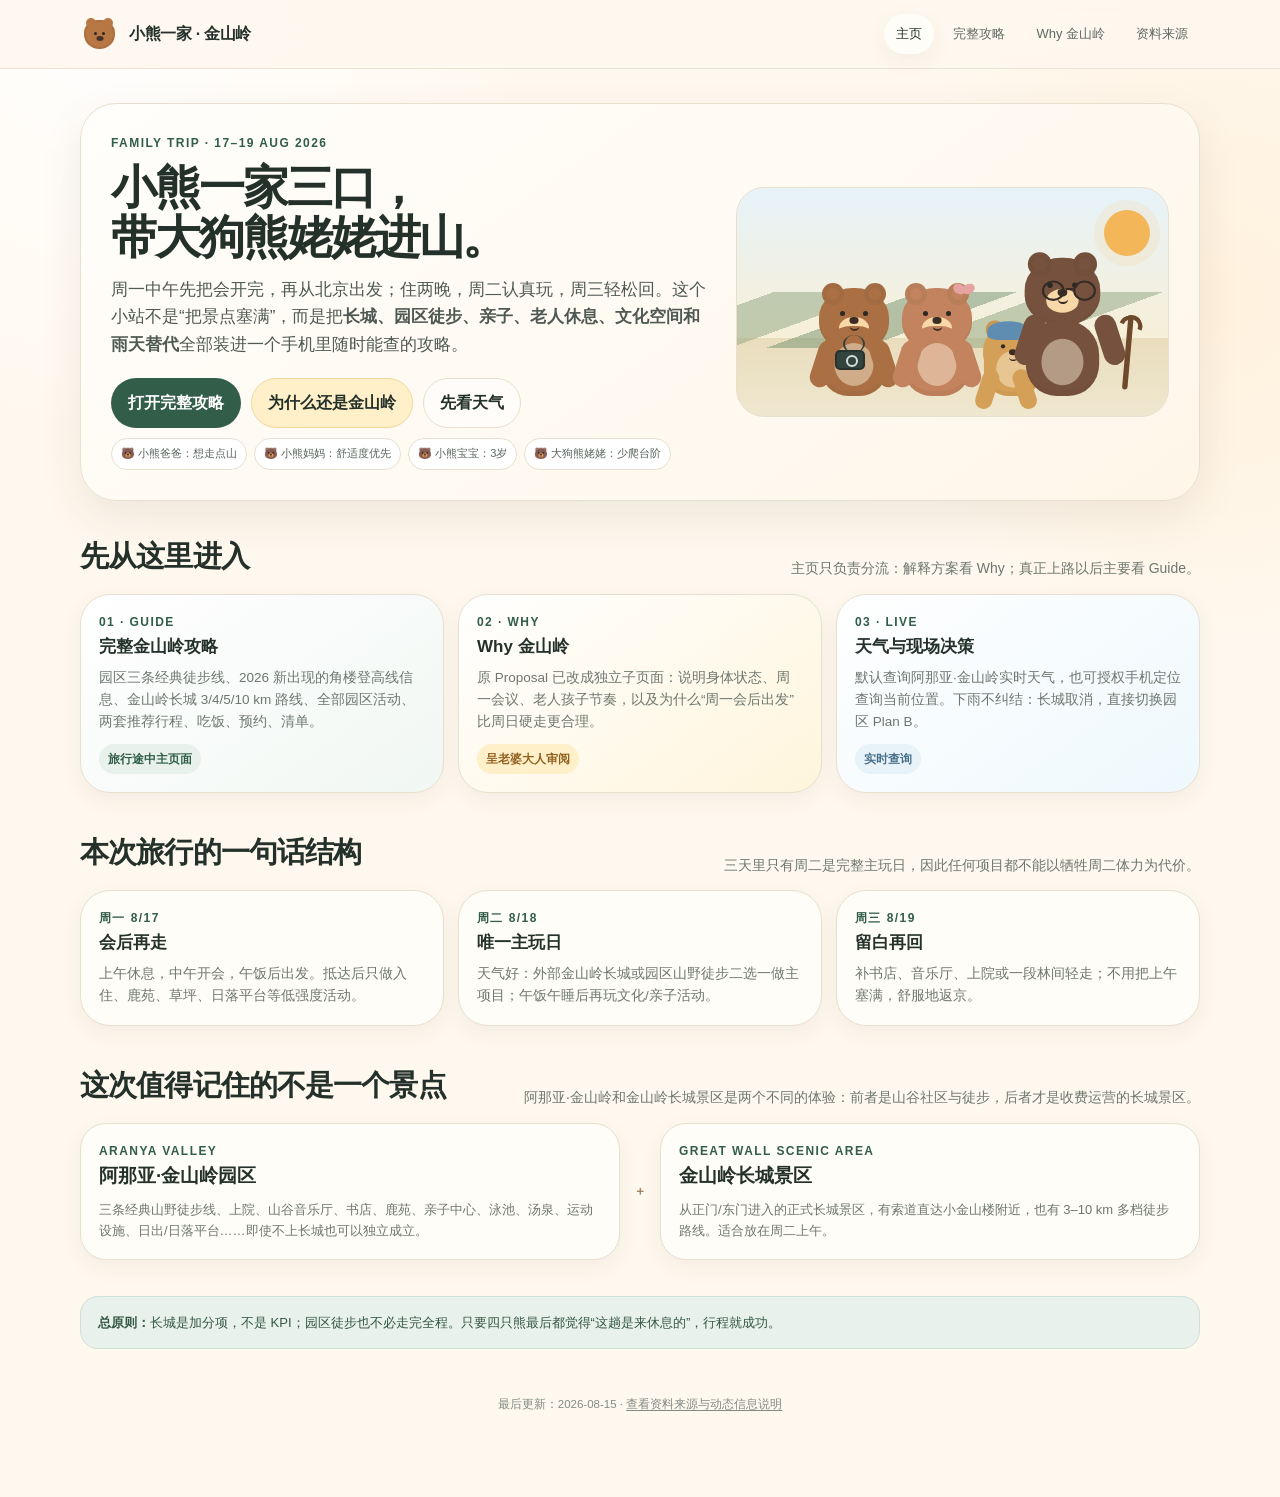
<file: index.html>
<!doctype html>
<html lang="zh-CN">
<head>
  <meta charset="utf-8"><meta name="viewport" content="width=device-width, initial-scale=1, viewport-fit=cover">
  <meta name="theme-color" content="#fff8ee"><meta name="description" content="金山岭家庭旅行主页：小熊一家三口和大狗熊姥姥的两晚三天山谷旅行。">
  <title>小熊一家去金山岭｜家庭旅行主页</title>
  <link rel="stylesheet" href="assets/style.css"><script defer src="assets/app.js"></script>
</head>
<body>
<header class="topbar"><div class="wrap inner">
  <a class="brand" href="index.html"><span class="brand-mark"><span class="head"><i class="eye e1"></i><i class="eye e2"></i><i class="nose"></i></span></span><span>小熊一家 · 金山岭</span></a>
  <nav class="nav"><a class="active" href="index.html">主页</a><a href="guide.html">完整攻略</a><a href="why.html">Why 金山岭</a><a href="sources.html">资料来源</a></nav>
</div></header>

<main class="wrap">
<section class="hero"><div class="hero-card"><div class="hero-grid">
  <div><div class="kicker">Family Trip · 17–19 Aug 2026</div><h1>小熊一家三口，<br>带大狗熊姥姥进山。</h1>
    <p class="lead">周一中午先把会开完，再从北京出发；住两晚，周二认真玩，周三轻松回。这个小站不是“把景点塞满”，而是把<strong>长城、园区徒步、亲子、老人休息、文化空间和雨天替代</strong>全部装进一个手机里随时能查的攻略。</p>
    <div class="hero-actions"><a class="btn primary" href="guide.html">打开完整攻略</a><a class="btn sun" href="why.html">为什么还是金山岭</a><a class="btn ghost" href="guide.html#weather">先看天气</a></div>
    <div class="family-labels"><span class="family-label">🐻 小熊爸爸：想走点山</span><span class="family-label">🐻 小熊妈妈：舒适度优先</span><span class="family-label">🐻 小熊宝宝：3岁</span><span class="family-label">🐻 大狗熊姥姥：少爬台阶</span></div>
  </div>
  <div class="family-stage" aria-label="小熊一家卡通插画"><div class="family">
    <div class="bear dad"><div class="head"><i class="eye left"></i><i class="eye right"></i><i class="muzzle"></i><i class="nose"></i></div><div class="body"><i class="belly"></i></div><i class="arm left"></i><i class="arm right"></i><i class="camera"></i></div>
    <div class="bear mom"><div class="head"><i class="eye left"></i><i class="eye right"></i><i class="muzzle"></i><i class="nose"></i></div><div class="body"><i class="belly"></i></div><i class="arm left"></i><i class="arm right"></i><i class="bow"></i></div>
    <div class="bear baby"><div class="head"><i class="eye left"></i><i class="eye right"></i><i class="muzzle"></i><i class="nose"></i></div><div class="body"><i class="belly"></i></div><i class="arm left"></i><i class="arm right"></i><i class="cap"></i></div>
    <div class="bear grandma"><div class="head"><i class="eye left"></i><i class="eye right"></i><i class="muzzle"></i><i class="nose"></i><i class="glasses"><i></i></i></div><div class="body"><i class="belly"></i></div><i class="arm left"></i><i class="arm right"></i><i class="stick"></i></div>
  </div></div>
</div></div></section>

<section><div class="section-head"><h2>先从这里进入</h2><p>主页只负责分流：解释方案看 Why；真正上路以后主要看 Guide。</p></div>
<div class="grid-3">
  <a class="card soft-green" href="guide.html"><div class="kicker">01 · Guide</div><h3>完整金山岭攻略</h3><p>园区三条经典徒步线、2026 新出现的角楼登高线信息、金山岭长城 3/4/5/10 km 路线、全部园区活动、两套推荐行程、吃饭、预约、清单。</p><div class="tag-row"><span class="tag">旅行途中主页面</span></div></a>
  <a class="card soft-sun" href="why.html"><div class="kicker">02 · Why</div><h3>Why 金山岭</h3><p>原 Proposal 已改成独立子页面：说明身体状态、周一会议、老人孩子节奏，以及为什么“周一会后出发”比周日硬走更合理。</p><div class="tag-row"><span class="badge sun">呈老婆大人审阅</span></div></a>
  <a class="card soft-sky" href="guide.html#weather"><div class="kicker">03 · Live</div><h3>天气与现场决策</h3><p>默认查询阿那亚·金山岭实时天气，也可授权手机定位查询当前位置。下雨不纠结：长城取消，直接切换园区 Plan B。</p><div class="tag-row"><span class="badge sky">实时查询</span></div></a>
</div></section>

<section><div class="section-head"><h2>本次旅行的一句话结构</h2><p>三天里只有周二是完整主玩日，因此任何项目都不能以牺牲周二体力为代价。</p></div>
<div class="grid-3">
  <div class="card"><div class="kicker">周一 8/17</div><h3>会后再走</h3><p>上午休息，中午开会，午饭后出发。抵达后只做入住、鹿苑、草坪、日落平台等低强度活动。</p></div>
  <div class="card"><div class="kicker">周二 8/18</div><h3>唯一主玩日</h3><p>天气好：外部金山岭长城或园区山野徒步二选一做主项目；午饭午睡后再玩文化/亲子活动。</p></div>
  <div class="card"><div class="kicker">周三 8/19</div><h3>留白再回</h3><p>补书店、音乐厅、上院或一段林间轻走；不用把上午塞满，舒服地返京。</p></div>
</div></section>

<section><div class="section-head"><h2>这次值得记住的不是一个景点</h2><p>阿那亚·金山岭和金山岭长城景区是两个不同的体验：前者是山谷社区与徒步，后者才是收费运营的长城景区。</p></div>
<div class="dual-place">
  <div class="place-card"><div class="kicker">Aranya Valley</div><h3>阿那亚·金山岭园区</h3><p>三条经典山野徒步线、上院、山谷音乐厅、书店、鹿苑、亲子中心、泳池、汤泉、运动设施、日出/日落平台……即使不上长城也可以独立成立。</p></div>
  <div class="versus">＋</div>
  <div class="place-card"><div class="kicker">Great Wall Scenic Area</div><h3>金山岭长城景区</h3><p>从正门/东门进入的正式长城景区，有索道直达小金山楼附近，也有 3–10 km 多档徒步路线。适合放在周二上午。</p></div>
</div></section>

<section><div class="banner green"><strong>总原则：</strong>长城是加分项，不是 KPI；园区徒步也不必走完全程。只要四只熊最后都觉得“这趟是来休息的”，行程就成功。</div></section>

<div class="footer">最后更新：2026-08-15 · <a href="sources.html">查看资料来源与动态信息说明</a></div>
</main>
<nav class="mobile-nav"><a href="index.html"><span>⌂</span><span>主页</span></a><a href="guide.html#itinerary"><span>日</span><span>行程</span></a><a href="guide.html#hiking"><span>山</span><span>徒步</span></a><a href="guide.html#activities"><span>玩</span><span>活动</span></a><a href="guide.html#weather"><span>☁</span><span>天气</span></a></nav>
</body></html>
</file>
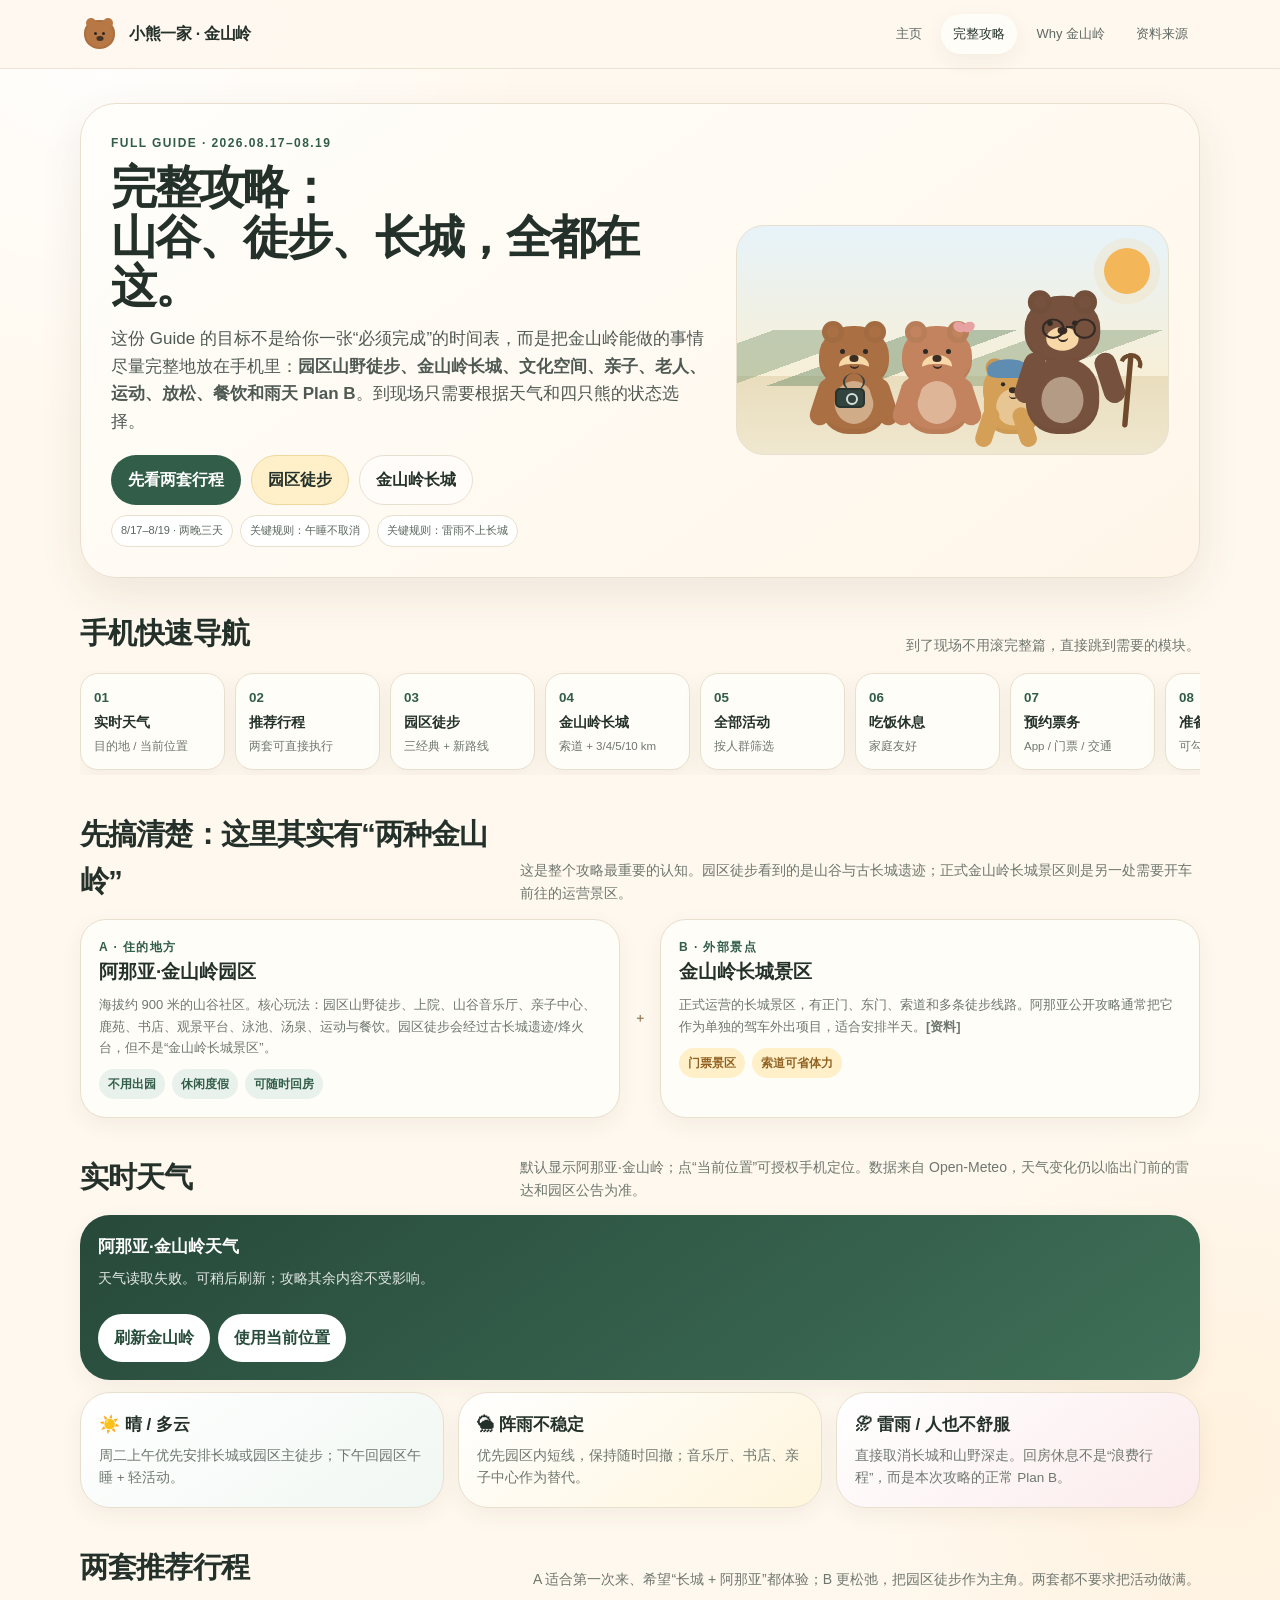
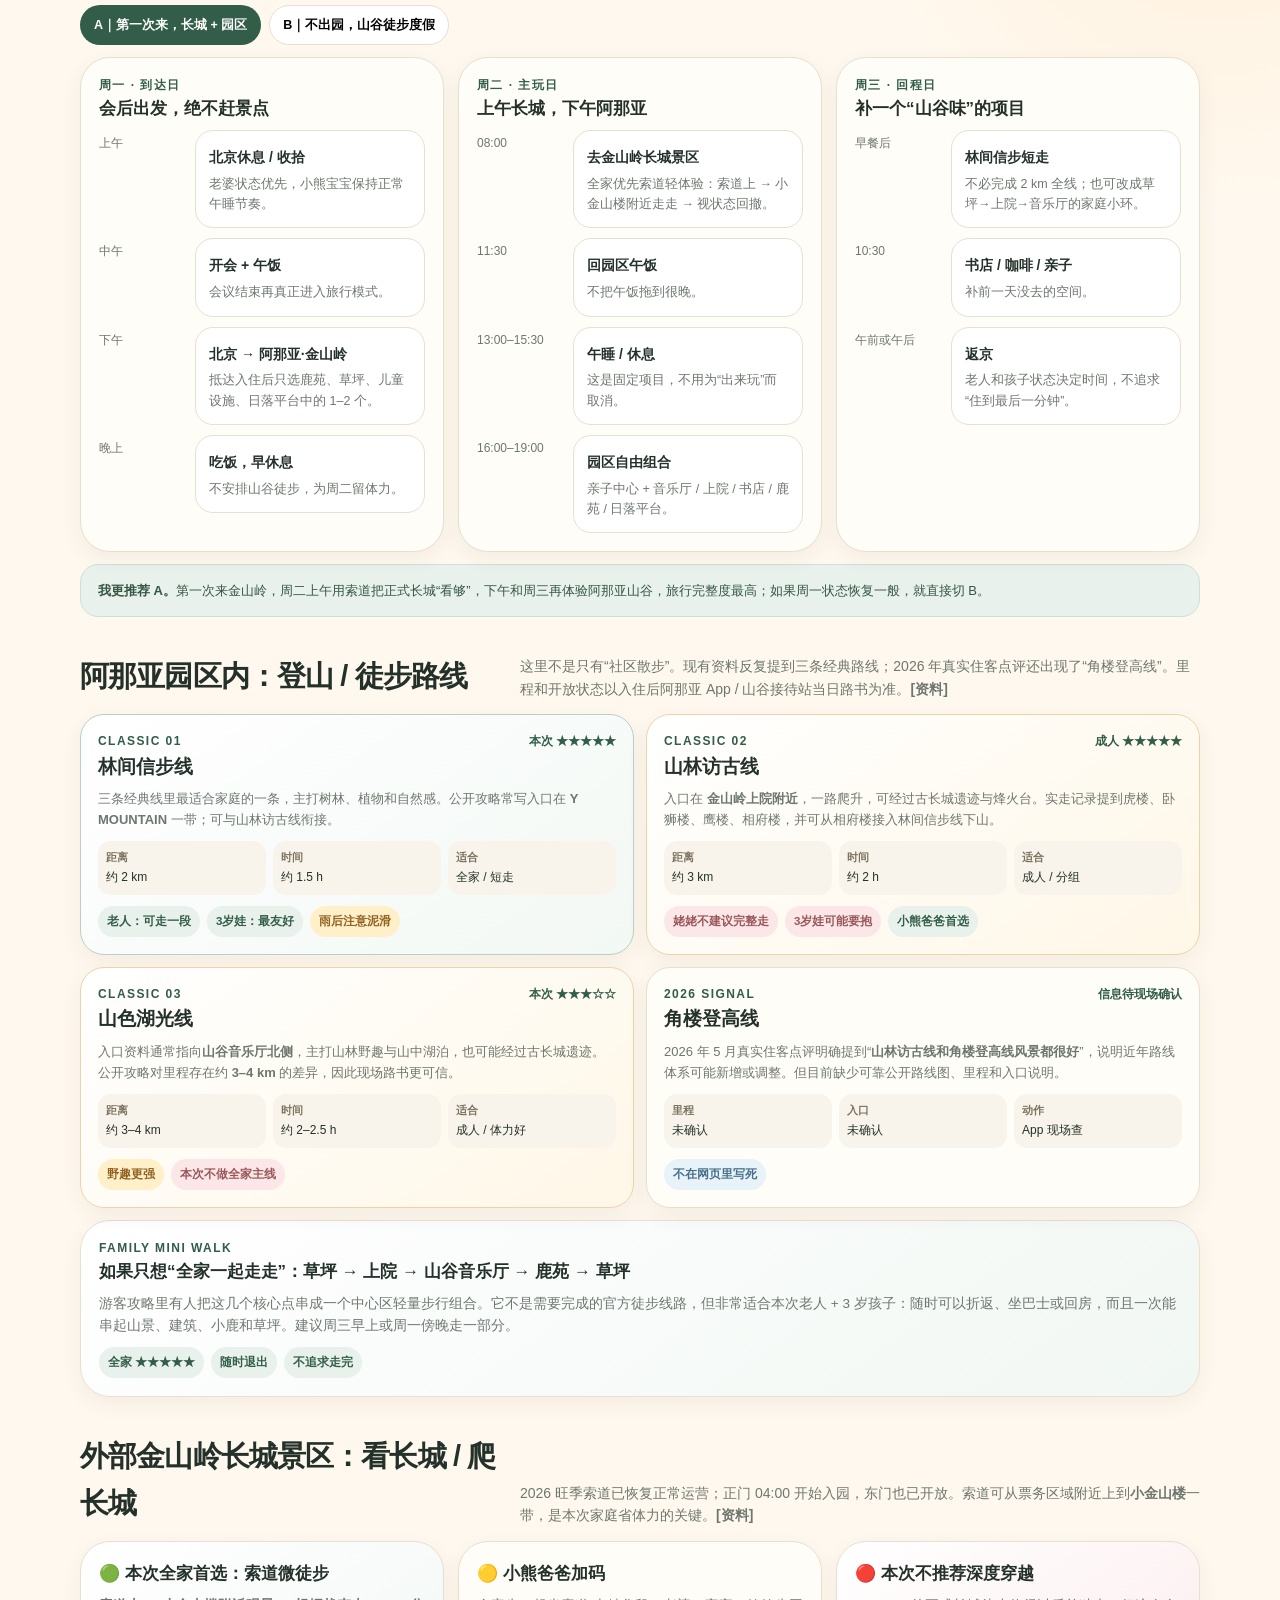
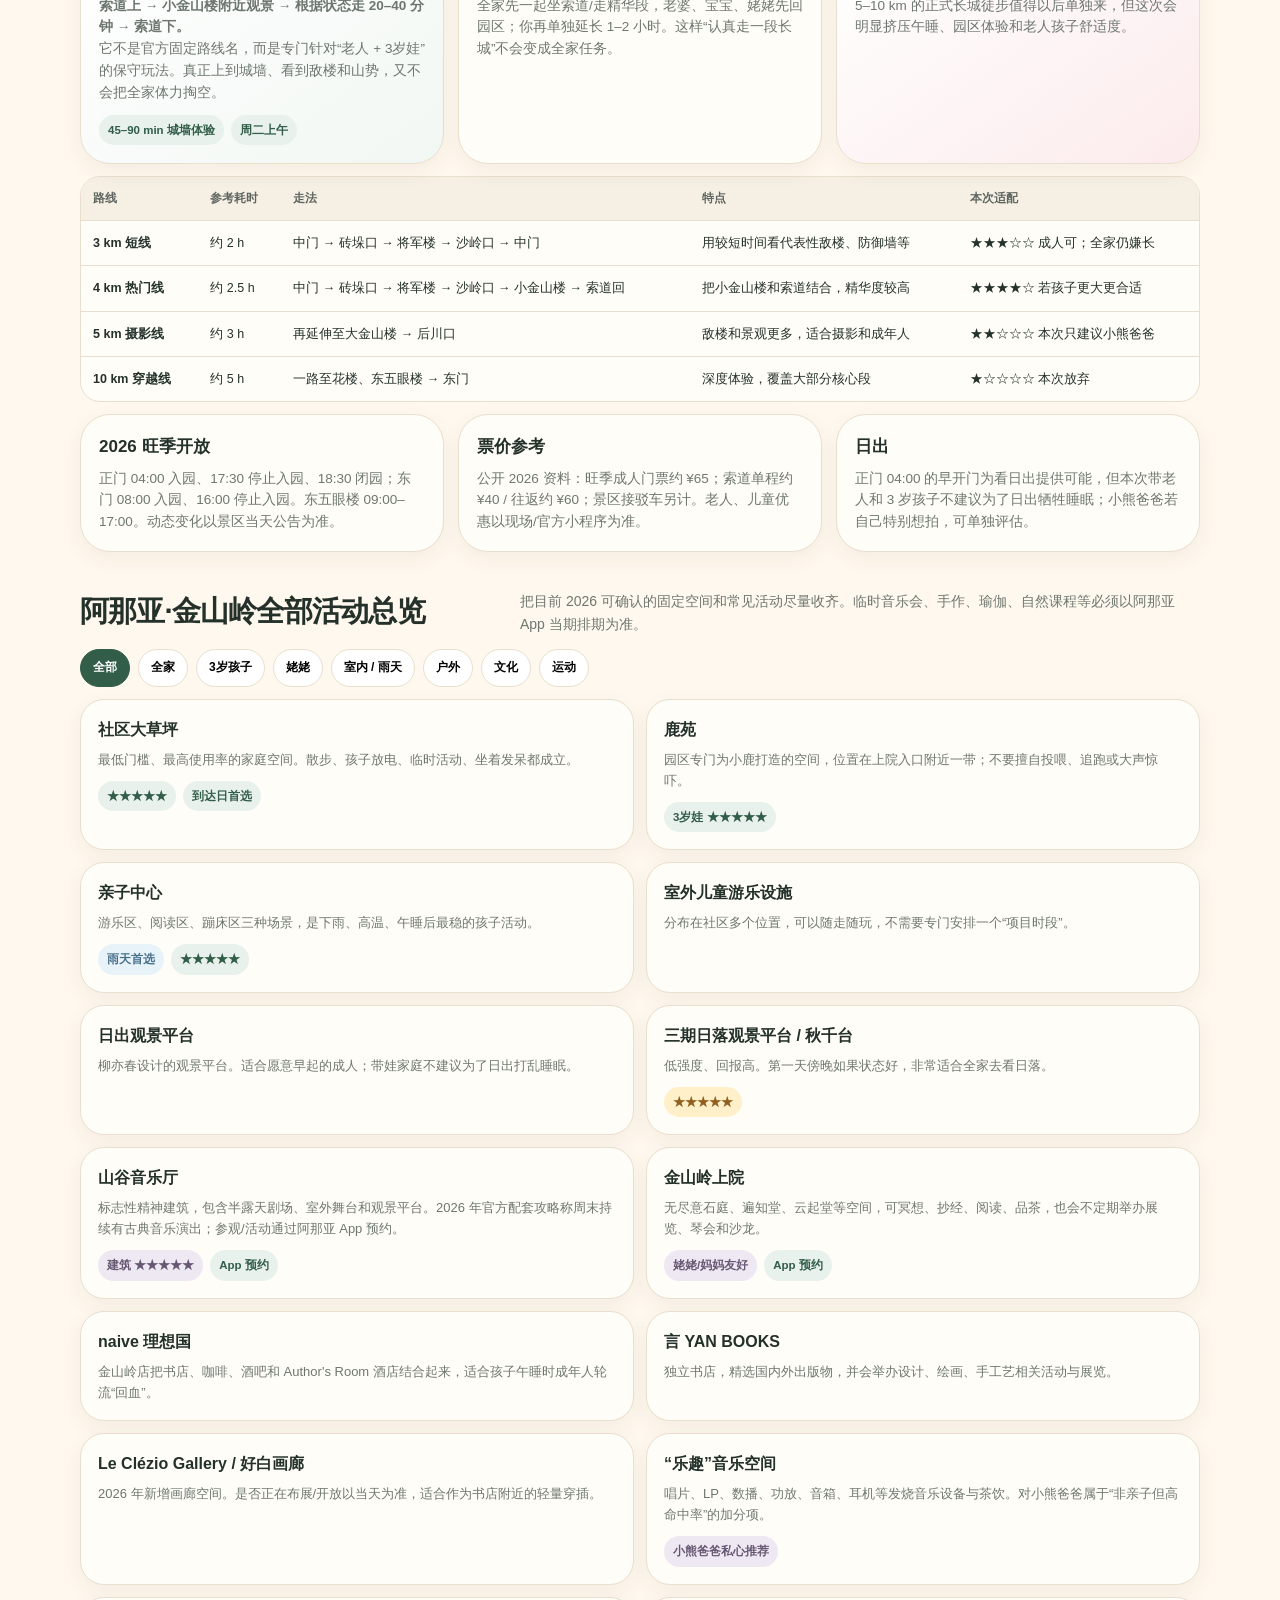
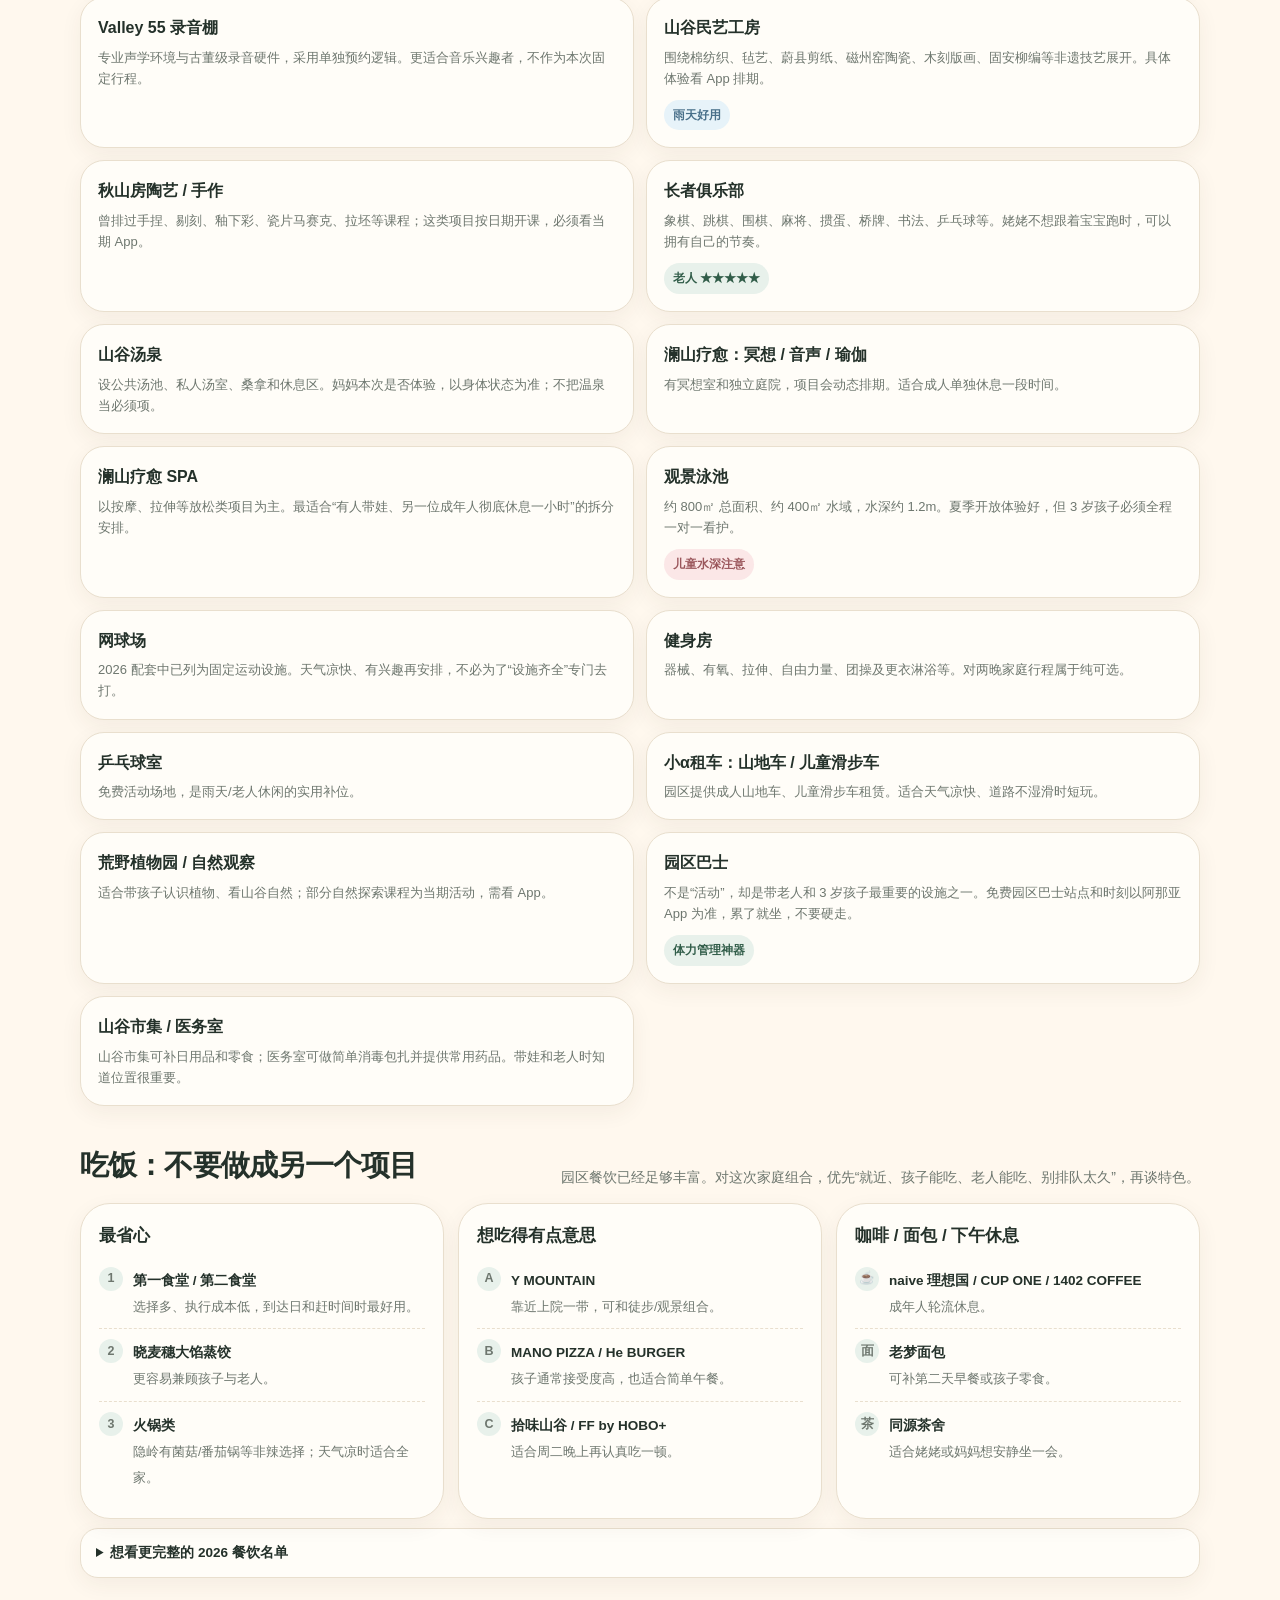
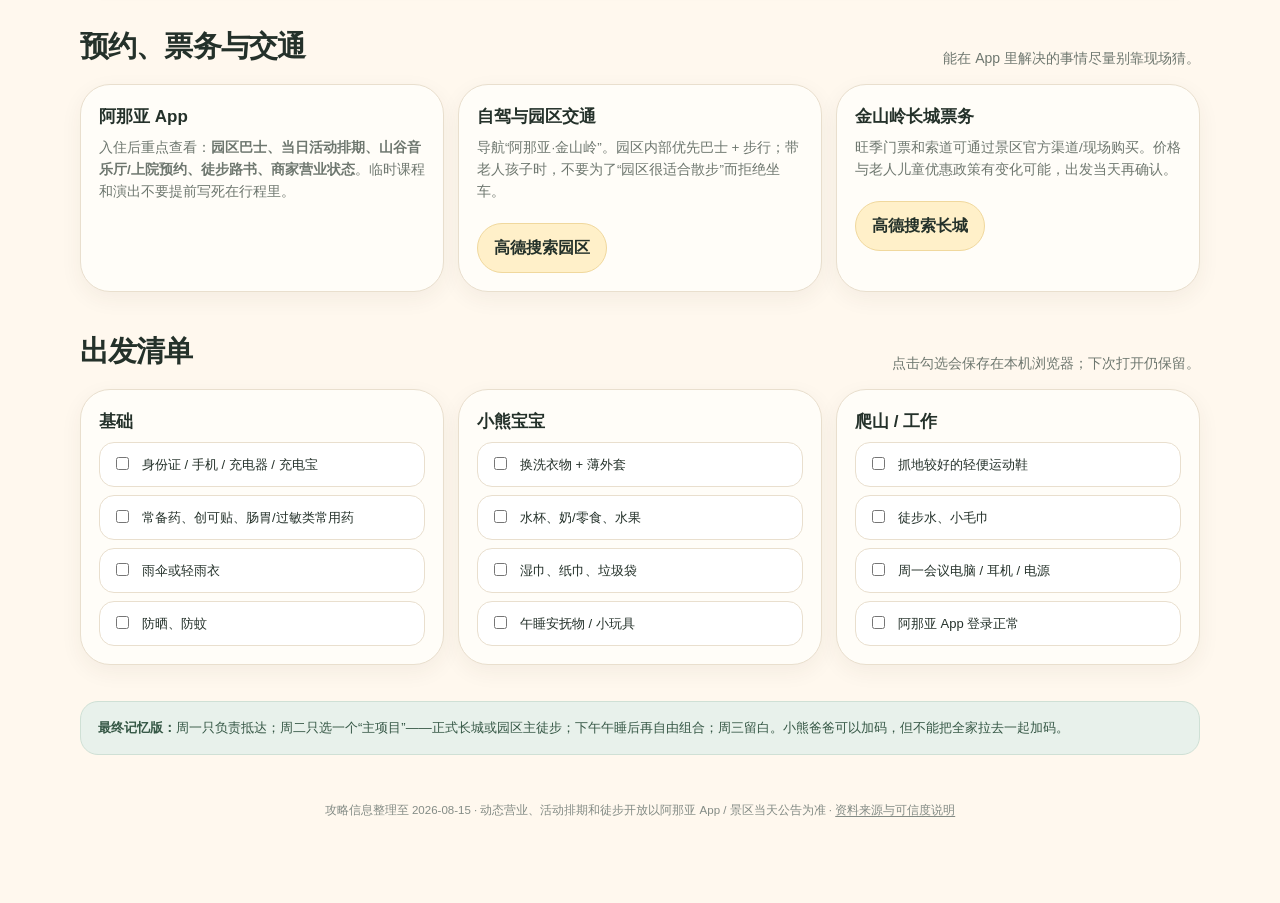
<file: guide.html>
<!doctype html>
<html lang="zh-CN"><head>
<meta charset="utf-8"><meta name="viewport" content="width=device-width, initial-scale=1, viewport-fit=cover"><meta name="theme-color" content="#fff8ee">
<meta name="description" content="阿那亚金山岭家庭完整攻略：园区徒步、金山岭长城、亲子活动、老人活动、实时天气和两套行程。">
<title>完整攻略｜小熊一家去金山岭</title><link rel="stylesheet" href="assets/style.css"><script defer src="assets/app.js"></script>
</head><body>
<header class="topbar"><div class="wrap inner"><a class="brand" href="index.html"><span class="brand-mark"><span class="head"><i class="eye e1"></i><i class="eye e2"></i><i class="nose"></i></span></span><span>小熊一家 · 金山岭</span></a><nav class="nav"><a href="index.html">主页</a><a class="active" href="guide.html">完整攻略</a><a href="why.html">Why 金山岭</a><a href="sources.html">资料来源</a></nav></div></header>
<main class="wrap">
<section class="hero"><div class="hero-card"><div class="hero-grid">
<div><div class="kicker">Full Guide · 2026.08.17–08.19</div><h1>完整攻略：<br>山谷、徒步、长城，全都在这。</h1><p class="lead">这份 Guide 的目标不是给你一张“必须完成”的时间表，而是把金山岭能做的事情尽量完整地放在手机里：<strong>园区山野徒步、金山岭长城、文化空间、亲子、老人、运动、放松、餐饮和雨天 Plan B</strong>。到现场只需要根据天气和四只熊的状态选择。</p><div class="hero-actions"><a class="btn primary" href="#itinerary">先看两套行程</a><a class="btn sun" href="#hiking">园区徒步</a><a class="btn ghost" href="#greatwall">金山岭长城</a></div><div class="family-labels"><span class="family-label" id="tripBadge">8/17–8/19 · 两晚三天</span><span class="family-label">关键规则：午睡不取消</span><span class="family-label">关键规则：雷雨不上长城</span></div></div>
<div class="family-stage"><div class="family">
<div class="bear dad"><div class="head"><i class="eye left"></i><i class="eye right"></i><i class="muzzle"></i><i class="nose"></i></div><div class="body"><i class="belly"></i></div><i class="arm left"></i><i class="arm right"></i><i class="camera"></i></div>
<div class="bear mom"><div class="head"><i class="eye left"></i><i class="eye right"></i><i class="muzzle"></i><i class="nose"></i></div><div class="body"><i class="belly"></i></div><i class="arm left"></i><i class="arm right"></i><i class="bow"></i></div>
<div class="bear baby"><div class="head"><i class="eye left"></i><i class="eye right"></i><i class="muzzle"></i><i class="nose"></i></div><div class="body"><i class="belly"></i></div><i class="arm left"></i><i class="arm right"></i><i class="cap"></i></div>
<div class="bear grandma"><div class="head"><i class="eye left"></i><i class="eye right"></i><i class="muzzle"></i><i class="nose"></i><i class="glasses"><i></i></i></div><div class="body"><i class="belly"></i></div><i class="arm left"></i><i class="arm right"></i><i class="stick"></i></div>
</div></div>
</div></div></section>

<section><div class="section-head"><h2>手机快速导航</h2><p>到了现场不用滚完整篇，直接跳到需要的模块。</p></div><div class="quicknav">
<a href="#weather"><small>01</small><strong>实时天气</strong><span>目的地 / 当前位置</span></a>
<a href="#itinerary"><small>02</small><strong>推荐行程</strong><span>两套可直接执行</span></a>
<a href="#hiking"><small>03</small><strong>园区徒步</strong><span>三经典 + 新路线</span></a>
<a href="#greatwall"><small>04</small><strong>金山岭长城</strong><span>索道 + 3/4/5/10 km</span></a>
<a href="#activities"><small>05</small><strong>全部活动</strong><span>按人群筛选</span></a>
<a href="#food"><small>06</small><strong>吃饭休息</strong><span>家庭友好</span></a>
<a href="#booking"><small>07</small><strong>预约票务</strong><span>App / 门票 / 交通</span></a>
<a href="#packing"><small>08</small><strong>准备清单</strong><span>可勾选保存</span></a>
</div></section>

<section><div class="section-head"><h2>先搞清楚：这里其实有“两种金山岭”</h2><p>这是整个攻略最重要的认知。园区徒步看到的是山谷与古长城遗迹；正式金山岭长城景区则是另一处需要开车前往的运营景区。</p></div>
<div class="dual-place"><div class="place-card"><div class="kicker">A · 住的地方</div><h3>阿那亚·金山岭园区</h3><p>海拔约 900 米的山谷社区。核心玩法：园区山野徒步、上院、山谷音乐厅、亲子中心、鹿苑、书店、观景平台、泳池、汤泉、运动与餐饮。园区徒步会经过古长城遗迹/烽火台，但不是“金山岭长城景区”。</p><div class="tag-row"><span class="tag">不用出园</span><span class="tag">休闲度假</span><span class="tag">可随时回房</span></div></div><div class="versus">＋</div><div class="place-card"><div class="kicker">B · 外部景点</div><h3>金山岭长城景区</h3><p>正式运营的长城景区，有正门、东门、索道和多条徒步线路。阿那亚公开攻略通常把它作为单独的驾车外出项目，适合安排半天。<a href="sources.html#greatwall" class="strong">[资料]</a></p><div class="tag-row"><span class="badge sun">门票景区</span><span class="badge sun">索道可省体力</span></div></div></div></section>

<section id="weather"><div class="section-head"><h2>实时天气</h2><p>默认显示阿那亚·金山岭；点“当前位置”可授权手机定位。数据来自 Open‑Meteo，天气变化仍以临出门前的雷达和园区公告为准。</p></div>
<div class="card weather-card"><h3 id="weatherTitle">阿那亚·金山岭天气</h3><p id="weatherStatus">正在读取实时天气…</p><div class="weather-row" id="forecast"></div><div class="weather-actions"><button class="btn" onclick="loadWeather()">刷新金山岭</button><button class="btn" onclick="useMyLocation()">使用当前位置</button></div></div>
<div class="grid-3" style="margin-top:12px"><div class="card soft-green"><h3>☀️ 晴 / 多云</h3><p>周二上午优先安排长城或园区主徒步；下午回园区午睡 + 轻活动。</p></div><div class="card soft-sun"><h3>🌦 阵雨不稳定</h3><p>优先园区内短线，保持随时回撤；音乐厅、书店、亲子中心作为替代。</p></div><div class="card soft-rose"><h3>⛈ 雷雨 / 人也不舒服</h3><p>直接取消长城和山野深走。回房休息不是“浪费行程”，而是本次攻略的正常 Plan B。</p></div></div></section>

<section id="itinerary"><div class="section-head"><h2>两套推荐行程</h2><p>A 适合第一次来、希望“长城 + 阿那亚”都体验；B 更松弛，把园区徒步作为主角。两套都不要求把活动做满。</p></div>
<div class="itinerary-tabs" data-tabset="plan"><button class="tab-btn active" data-tab="a">A｜第一次来，长城 + 园区</button><button class="tab-btn" data-tab="b">B｜不出园，山谷徒步度假</button></div>
<div data-panel-group="plan" style="margin-top:12px">
<div data-panel="a"><div class="grid-3">
<div class="card"><div class="kicker">周一 · 到达日</div><h3>会后出发，绝不赶景点</h3><div class="timeline"><div class="t-row"><div class="t-time">上午</div><div class="t-box"><strong>北京休息 / 收拾</strong><p>老婆状态优先，小熊宝宝保持正常午睡节奏。</p></div></div><div class="t-row"><div class="t-time">中午</div><div class="t-box"><strong>开会 + 午饭</strong><p>会议结束再真正进入旅行模式。</p></div></div><div class="t-row"><div class="t-time">下午</div><div class="t-box"><strong>北京 → 阿那亚·金山岭</strong><p>抵达入住后只选鹿苑、草坪、儿童设施、日落平台中的 1–2 个。</p></div></div><div class="t-row"><div class="t-time">晚上</div><div class="t-box"><strong>吃饭，早休息</strong><p>不安排山谷徒步，为周二留体力。</p></div></div></div></div>
<div class="card"><div class="kicker">周二 · 主玩日</div><h3>上午长城，下午阿那亚</h3><div class="timeline"><div class="t-row"><div class="t-time">08:00</div><div class="t-box"><strong>去金山岭长城景区</strong><p>全家优先索道轻体验：索道上 → 小金山楼附近走走 → 视状态回撤。</p></div></div><div class="t-row"><div class="t-time">11:30</div><div class="t-box"><strong>回园区午饭</strong><p>不把午饭拖到很晚。</p></div></div><div class="t-row"><div class="t-time">13:00–15:30</div><div class="t-box"><strong>午睡 / 休息</strong><p>这是固定项目，不用为“出来玩”而取消。</p></div></div><div class="t-row"><div class="t-time">16:00–19:00</div><div class="t-box"><strong>园区自由组合</strong><p>亲子中心 + 音乐厅 / 上院 / 书店 / 鹿苑 / 日落平台。</p></div></div></div></div>
<div class="card"><div class="kicker">周三 · 回程日</div><h3>补一个“山谷味”的项目</h3><div class="timeline"><div class="t-row"><div class="t-time">早餐后</div><div class="t-box"><strong>林间信步短走</strong><p>不必完成 2 km 全线；也可改成草坪→上院→音乐厅的家庭小环。</p></div></div><div class="t-row"><div class="t-time">10:30</div><div class="t-box"><strong>书店 / 咖啡 / 亲子</strong><p>补前一天没去的空间。</p></div></div><div class="t-row"><div class="t-time">午前或午后</div><div class="t-box"><strong>返京</strong><p>老人和孩子状态决定时间，不追求“住到最后一分钟”。</p></div></div></div></div>
</div></div>
<div data-panel="b" class="hidden"><div class="grid-3">
<div class="card"><div class="kicker">周一</div><h3>同 A：到达日放空</h3><p>会后出发，入住、草坪、鹿苑、日落、早睡。完全不碰正式徒步。</p></div>
<div class="card"><div class="kicker">周二</div><h3>园区徒步成为主项目</h3><p><strong>全家：</strong>林间信步线走一段或完整 2 km；午饭午睡。<br><strong>想加码：</strong>小熊爸爸可单独走山林访古线，或山林访古接林间信步；其他三只熊去亲子中心 / 上院 / 书店。</p><div class="tag-row"><span class="tag">少开车</span><span class="tag">最松弛</span></div></div>
<div class="card"><div class="kicker">周三</div><h3>文化空间 + 回京</h3><p>山谷音乐厅、金山岭上院、naive 理想国、YAN BOOKS 里选 1–2 个，孩子再去鹿苑或户外设施。天气好也可走草坪—上院—音乐厅家庭小环。</p></div>
</div></div></div>
<div class="banner green" style="margin-top:12px"><strong>我更推荐 A。</strong>第一次来金山岭，周二上午用索道把正式长城“看够”，下午和周三再体验阿那亚山谷，旅行完整度最高；如果周一状态恢复一般，就直接切 B。</div></section>

<section id="hiking"><div class="section-head"><h2>阿那亚园区内：登山 / 徒步路线</h2><p>这里不是只有“社区散步”。现有资料反复提到三条经典路线；2026 年真实住客点评还出现了“角楼登高线”。里程和开放状态以入住后阿那亚 App / 山谷接待站当日路书为准。<a href="sources.html#hiking" class="strong">[资料]</a></p></div>
<div class="route-grid">
<div class="route-card recommended" data-tags="family,kid,outdoor,hiking"><div class="route-top"><div><div class="kicker">Classic 01</div><h3>林间信步线</h3></div><span class="rating">本次 ★★★★★</span></div><p>三条经典线里最适合家庭的一条，主打树林、植物和自然感。公开攻略常写入口在 <strong>Y MOUNTAIN</strong> 一带；可与山林访古线衔接。</p><div class="route-meta"><div><b>距离</b><span>约 2 km</span></div><div><b>时间</b><span>约 1.5 h</span></div><div><b>适合</b><span>全家 / 短走</span></div></div><div class="badges"><span class="badge">老人：可走一段</span><span class="badge">3岁娃：最友好</span><span class="badge sun">雨后注意泥滑</span></div></div>
<div class="route-card caution" data-tags="adult,outdoor,hiking"><div class="route-top"><div><div class="kicker">Classic 02</div><h3>山林访古线</h3></div><span class="rating">成人 ★★★★★</span></div><p>入口在 <strong>金山岭上院附近</strong>，一路爬升，可经过古长城遗迹与烽火台。实走记录提到虎楼、卧狮楼、鹰楼、相府楼，并可从相府楼接入林间信步线下山。</p><div class="route-meta"><div><b>距离</b><span>约 3 km</span></div><div><b>时间</b><span>约 2 h</span></div><div><b>适合</b><span>成人 / 分组</span></div></div><div class="badges"><span class="badge rose">姥姥不建议完整走</span><span class="badge rose">3岁娃可能要抱</span><span class="badge">小熊爸爸首选</span></div></div>
<div class="route-card caution" data-tags="adult,outdoor,hiking"><div class="route-top"><div><div class="kicker">Classic 03</div><h3>山色湖光线</h3></div><span class="rating">本次 ★★★☆☆</span></div><p>入口资料通常指向<strong>山谷音乐厅北侧</strong>，主打山林野趣与山中湖泊，也可能经过古长城遗迹。公开攻略对里程存在约 <strong>3–4 km</strong> 的差异，因此现场路书更可信。</p><div class="route-meta"><div><b>距离</b><span>约 3–4 km</span></div><div><b>时间</b><span>约 2–2.5 h</span></div><div><b>适合</b><span>成人 / 体力好</span></div></div><div class="badges"><span class="badge sun">野趣更强</span><span class="badge rose">本次不做全家主线</span></div></div>
<div class="route-card" data-tags="adult,outdoor,hiking"><div class="route-top"><div><div class="kicker">2026 Signal</div><h3>角楼登高线</h3></div><span class="rating">信息待现场确认</span></div><p>2026 年 5 月真实住客点评明确提到“<strong>山林访古线和角楼登高线风景都很好</strong>”，说明近年路线体系可能新增或调整。但目前缺少可靠公开路线图、里程和入口说明。</p><div class="route-meta"><div><b>里程</b><span>未确认</span></div><div><b>入口</b><span>未确认</span></div><div><b>动作</b><span>App 现场查</span></div></div><div class="badges"><span class="badge sky">不在网页里写死</span></div></div>
</div>
<div class="card soft-green" style="margin-top:12px"><div class="kicker">Family Mini Walk</div><h3>如果只想“全家一起走走”：草坪 → 上院 → 山谷音乐厅 → 鹿苑 → 草坪</h3><p>游客攻略里有人把这几个核心点串成一个中心区轻量步行组合。它不是需要完成的官方徒步线路，但非常适合本次老人 + 3 岁孩子：随时可以折返、坐巴士或回房，而且一次能串起山景、建筑、小鹿和草坪。建议周三早上或周一傍晚走一部分。</p><div class="badges"><span class="badge">全家 ★★★★★</span><span class="badge">随时退出</span><span class="badge">不追求走完</span></div></div>
</section>

<section id="greatwall"><div class="section-head"><h2>外部金山岭长城景区：看长城 / 爬长城</h2><p>2026 旺季索道已恢复正常运营；正门 04:00 开始入园，东门也已开放。索道可从票务区域附近上到<strong>小金山楼</strong>一带，是本次家庭省体力的关键。<a href="sources.html#greatwall" class="strong">[资料]</a></p></div>
<div class="grid-3">
<div class="card soft-green"><h3>🟢 本次全家首选：索道微徒步</h3><p><strong>索道上 → 小金山楼附近观景 → 根据状态走 20–40 分钟 → 索道下。</strong><br>它不是官方固定路线名，而是专门针对“老人 + 3岁娃”的保守玩法。真正上到城墙、看到敌楼和山势，又不会把全家体力掏空。</p><div class="tag-row"><span class="tag">45–90 min 城墙体验</span><span class="tag">周二上午</span></div></div>
<div class="card"><h3>🟡 小熊爸爸加码</h3><p>全家先一起坐索道/走精华段，老婆、宝宝、姥姥先回园区；你再单独延长 1–2 小时。这样“认真走一段长城”不会变成全家任务。</p></div>
<div class="card soft-rose"><h3>🔴 本次不推荐深度穿越</h3><p>5–10 km 的正式长城徒步值得以后单独来，但这次会明显挤压午睡、园区体验和老人孩子舒适度。</p></div>
</div>
<div class="table-scroll" style="margin-top:12px"><table><thead><tr><th>路线</th><th>参考耗时</th><th>走法</th><th>特点</th><th>本次适配</th></tr></thead><tbody>
<tr><td><strong>3 km 短线</strong></td><td>约 2 h</td><td>中门 → 砖垛口 → 将军楼 → 沙岭口 → 中门</td><td>用较短时间看代表性敌楼、防御墙等</td><td>★★★☆☆ 成人可；全家仍嫌长</td></tr>
<tr><td><strong>4 km 热门线</strong></td><td>约 2.5 h</td><td>中门 → 砖垛口 → 将军楼 → 沙岭口 → 小金山楼 → 索道回</td><td>把小金山楼和索道结合，精华度较高</td><td>★★★★☆ 若孩子更大更合适</td></tr>
<tr><td><strong>5 km 摄影线</strong></td><td>约 3 h</td><td>再延伸至大金山楼 → 后川口</td><td>敌楼和景观更多，适合摄影和成年人</td><td>★★☆☆☆ 本次只建议小熊爸爸</td></tr>
<tr><td><strong>10 km 穿越线</strong></td><td>约 5 h</td><td>一路至花楼、东五眼楼 → 东门</td><td>深度体验，覆盖大部分核心段</td><td>★☆☆☆☆ 本次放弃</td></tr>
</tbody></table></div>
<div class="grid-3" style="margin-top:12px"><div class="card"><h3>2026 旺季开放</h3><p>正门 04:00 入园、17:30 停止入园、18:30 闭园；东门 08:00 入园、16:00 停止入园。东五眼楼 09:00–17:00。动态变化以景区当天公告为准。</p></div><div class="card"><h3>票价参考</h3><p>公开 2026 资料：旺季成人门票约 ¥65；索道单程约 ¥40 / 往返约 ¥60；景区接驳车另计。老人、儿童优惠以现场/官方小程序为准。</p></div><div class="card"><h3>日出</h3><p>正门 04:00 的早开门为看日出提供可能，但本次带老人和 3 岁孩子不建议为了日出牺牲睡眠；小熊爸爸若自己特别想拍，可单独评估。</p></div></div>
</section>

<section id="activities"><div class="section-head"><h2>阿那亚·金山岭全部活动总览</h2><p>把目前 2026 可确认的固定空间和常见活动尽量收齐。临时音乐会、手作、瑜伽、自然课程等必须以阿那亚 App 当期排期为准。</p></div>
<div class="toolbar"><button class="filter-btn active" data-filter="all">全部</button><button class="filter-btn" data-filter="family">全家</button><button class="filter-btn" data-filter="kid">3岁孩子</button><button class="filter-btn" data-filter="elder">姥姥</button><button class="filter-btn" data-filter="indoor">室内 / 雨天</button><button class="filter-btn" data-filter="outdoor">户外</button><button class="filter-btn" data-filter="culture">文化</button><button class="filter-btn" data-filter="sport">运动</button></div>
<div class="activity-grid">
<div class="activity" data-tags="family,outdoor"><h4>社区大草坪</h4><p>最低门槛、最高使用率的家庭空间。散步、孩子放电、临时活动、坐着发呆都成立。</p><div class="badges"><span class="badge">★★★★★</span><span class="badge">到达日首选</span></div></div>
<div class="activity" data-tags="kid,family,outdoor"><h4>鹿苑</h4><p>园区专门为小鹿打造的空间，位置在上院入口附近一带；不要擅自投喂、追跑或大声惊吓。</p><div class="badges"><span class="badge">3岁娃 ★★★★★</span></div></div>
<div class="activity" data-tags="kid,family,indoor"><h4>亲子中心</h4><p>游乐区、阅读区、蹦床区三种场景，是下雨、高温、午睡后最稳的孩子活动。</p><div class="badges"><span class="badge sky">雨天首选</span><span class="badge">★★★★★</span></div></div>
<div class="activity" data-tags="kid,family,outdoor"><h4>室外儿童游乐设施</h4><p>分布在社区多个位置，可以随走随玩，不需要专门安排一个“项目时段”。</p></div>
<div class="activity" data-tags="family,outdoor"><h4>日出观景平台</h4><p>柳亦春设计的观景平台。适合愿意早起的成人；带娃家庭不建议为了日出打乱睡眠。</p></div>
<div class="activity" data-tags="family,outdoor,elder"><h4>三期日落观景平台 / 秋千台</h4><p>低强度、回报高。第一天傍晚如果状态好，非常适合全家去看日落。</p><div class="badges"><span class="badge sun">★★★★★</span></div></div>
<div class="activity" data-tags="family,culture,indoor"><h4>山谷音乐厅</h4><p>标志性精神建筑，包含半露天剧场、室外舞台和观景平台。2026 年官方配套攻略称周末持续有古典音乐演出；参观/活动通过阿那亚 App 预约。</p><div class="badges"><span class="badge plum">建筑 ★★★★★</span><span class="badge">App 预约</span></div></div>
<div class="activity" data-tags="elder,family,culture,indoor"><h4>金山岭上院</h4><p>无尽意石庭、遍知堂、云起堂等空间，可冥想、抄经、阅读、品茶，也会不定期举办展览、琴会和沙龙。</p><div class="badges"><span class="badge plum">姥姥/妈妈友好</span><span class="badge">App 预约</span></div></div>
<div class="activity" data-tags="family,culture,indoor"><h4>naive 理想国</h4><p>金山岭店把书店、咖啡、酒吧和 Author's Room 酒店结合起来，适合孩子午睡时成年人轮流“回血”。</p></div>
<div class="activity" data-tags="family,culture,indoor"><h4>言 YAN BOOKS</h4><p>独立书店，精选国内外出版物，并会举办设计、绘画、手工艺相关活动与展览。</p></div>
<div class="activity" data-tags="culture,indoor"><h4>Le Clézio Gallery / 好白画廊</h4><p>2026 年新增画廊空间。是否正在布展/开放以当天为准，适合作为书店附近的轻量穿插。</p></div>
<div class="activity" data-tags="culture,indoor"><h4>“乐趣”音乐空间</h4><p>唱片、LP、数播、功放、音箱、耳机等发烧音乐设备与茶饮。对小熊爸爸属于“非亲子但高命中率”的加分项。</p><div class="badges"><span class="badge plum">小熊爸爸私心推荐</span></div></div>
<div class="activity" data-tags="culture,indoor"><h4>Valley 55 录音棚</h4><p>专业声学环境与古董级录音硬件，采用单独预约逻辑。更适合音乐兴趣者，不作为本次固定行程。</p></div>
<div class="activity" data-tags="kid,family,indoor,culture"><h4>山谷民艺工房</h4><p>围绕棉纺织、毡艺、蔚县剪纸、磁州窑陶瓷、木刻版画、固安柳编等非遗技艺展开。具体体验看 App 排期。</p><div class="badges"><span class="badge sky">雨天好用</span></div></div>
<div class="activity" data-tags="kid,family,indoor,culture"><h4>秋山房陶艺 / 手作</h4><p>曾排过手捏、剔刻、釉下彩、瓷片马赛克、拉坯等课程；这类项目按日期开课，必须看当期 App。</p></div>
<div class="activity" data-tags="elder,indoor"><h4>长者俱乐部</h4><p>象棋、跳棋、围棋、麻将、掼蛋、桥牌、书法、乒乓球等。姥姥不想跟着宝宝跑时，可以拥有自己的节奏。</p><div class="badges"><span class="badge">老人 ★★★★★</span></div></div>
<div class="activity" data-tags="family,indoor"><h4>山谷汤泉</h4><p>设公共汤池、私人汤室、桑拿和休息区。妈妈本次是否体验，以身体状态为准；不把温泉当必须项。</p></div>
<div class="activity" data-tags="adult,indoor"><h4>澜山疗愈：冥想 / 音声 / 瑜伽</h4><p>有冥想室和独立庭院，项目会动态排期。适合成人单独休息一段时间。</p></div>
<div class="activity" data-tags="adult,elder,indoor"><h4>澜山疗愈 SPA</h4><p>以按摩、拉伸等放松类项目为主。最适合“有人带娃、另一位成年人彻底休息一小时”的拆分安排。</p></div>
<div class="activity" data-tags="family,kid,outdoor,sport"><h4>观景泳池</h4><p>约 800㎡ 总面积、约 400㎡ 水域，水深约 1.2m。夏季开放体验好，但 3 岁孩子必须全程一对一看护。</p><div class="badges"><span class="badge rose">儿童水深注意</span></div></div>
<div class="activity" data-tags="adult,outdoor,sport"><h4>网球场</h4><p>2026 配套中已列为固定运动设施。天气凉快、有兴趣再安排，不必为了“设施齐全”专门去打。</p></div>
<div class="activity" data-tags="adult,indoor,sport"><h4>健身房</h4><p>器械、有氧、拉伸、自由力量、团操及更衣淋浴等。对两晚家庭行程属于纯可选。</p></div>
<div class="activity" data-tags="elder,family,indoor,sport"><h4>乒乓球室</h4><p>免费活动场地，是雨天/老人休闲的实用补位。</p></div>
<div class="activity" data-tags="family,kid,outdoor,sport"><h4>小α租车：山地车 / 儿童滑步车</h4><p>园区提供成人山地车、儿童滑步车租赁。适合天气凉快、道路不湿滑时短玩。</p></div>
<div class="activity" data-tags="family,outdoor"><h4>荒野植物园 / 自然观察</h4><p>适合带孩子认识植物、看山谷自然；部分自然探索课程为当期活动，需看 App。</p></div>
<div class="activity" data-tags="family"><h4>园区巴士</h4><p>不是“活动”，却是带老人和 3 岁孩子最重要的设施之一。免费园区巴士站点和时刻以阿那亚 App 为准，累了就坐，不要硬走。</p><div class="badges"><span class="badge">体力管理神器</span></div></div>
<div class="activity" data-tags="family,indoor"><h4>山谷市集 / 医务室</h4><p>山谷市集可补日用品和零食；医务室可做简单消毒包扎并提供常用药品。带娃和老人时知道位置很重要。</p></div>
</div></section>

<section id="food"><div class="section-head"><h2>吃饭：不要做成另一个项目</h2><p>园区餐饮已经足够丰富。对这次家庭组合，优先“就近、孩子能吃、老人能吃、别排队太久”，再谈特色。</p></div>
<div class="grid-3">
<div class="card"><h3>最省心</h3><ul class="list"><li><span class="dot">1</span><div><b>第一食堂 / 第二食堂</b><br><span>选择多、执行成本低，到达日和赶时间时最好用。</span></div></li><li><span class="dot">2</span><div><b>晓麦穗大馅蒸饺</b><br><span>更容易兼顾孩子与老人。</span></div></li><li><span class="dot">3</span><div><b>火锅类</b><br><span>隐岭有菌菇/番茄锅等非辣选择；天气凉时适合全家。</span></div></li></ul></div>
<div class="card"><h3>想吃得有点意思</h3><ul class="list"><li><span class="dot">A</span><div><b>Y MOUNTAIN</b><br><span>靠近上院一带，可和徒步/观景组合。</span></div></li><li><span class="dot">B</span><div><b>MANO PIZZA / He BURGER</b><br><span>孩子通常接受度高，也适合简单午餐。</span></div></li><li><span class="dot">C</span><div><b>拾味山谷 / FF by HOBO+</b><br><span>适合周二晚上再认真吃一顿。</span></div></li></ul></div>
<div class="card"><h3>咖啡 / 面包 / 下午休息</h3><ul class="list"><li><span class="dot">☕</span><div><b>naive 理想国 / CUP ONE / 1402 COFFEE</b><br><span>成年人轮流休息。</span></div></li><li><span class="dot">面</span><div><b>老梦面包</b><br><span>可补第二天早餐或孩子零食。</span></div></li><li><span class="dot">茶</span><div><b>同源茶舍</b><br><span>适合姥姥或妈妈想安静坐一会。</span></div></li></ul></div>
</div>
<details><summary>想看更完整的 2026 餐饮名单</summary><p>公开 2026 配套资料还列有：陳信義陈皮鸡煲、百米粒 NiceRice、饿鱼餐厅、江山屯铁锅炖、盛园铜锅涮肉、沃野 Oii·植物料理、黑山烤房、燃炙屋、A Nice Day、十二阅黄酒体验馆、10:9 食酒餐吧、山谷豆腐工坊、小α冰站等。具体营业与预约以阿那亚 App 为准。</p></details>
</section>

<section id="booking"><div class="section-head"><h2>预约、票务与交通</h2><p>能在 App 里解决的事情尽量别靠现场猜。</p></div><div class="grid-3">
<div class="card"><h3>阿那亚 App</h3><p>入住后重点查看：<strong>园区巴士、当日活动排期、山谷音乐厅/上院预约、徒步路书、商家营业状态</strong>。临时课程和演出不要提前写死在行程里。</p></div>
<div class="card"><h3>自驾与园区交通</h3><p>导航“阿那亚·金山岭”。园区内部优先巴士 + 步行；带老人孩子时，不要为了“园区很适合散步”而拒绝坐车。</p><div class="hero-actions"><a class="btn sun" href="https://uri.amap.com/search?keyword=%E9%98%BF%E9%82%A3%E4%BA%9A%C2%B7%E9%87%91%E5%B1%B1%E5%B2%AD&callnative=1" target="_blank" rel="noreferrer">高德搜索园区</a></div></div>
<div class="card"><h3>金山岭长城票务</h3><p>旺季门票和索道可通过景区官方渠道/现场购买。价格与老人儿童优惠政策有变化可能，出发当天再确认。</p><div class="hero-actions"><a class="btn sun" href="https://uri.amap.com/search?keyword=%E9%87%91%E5%B1%B1%E5%B2%AD%E9%95%BF%E5%9F%8E%E6%99%AF%E5%8C%BA&callnative=1" target="_blank" rel="noreferrer">高德搜索长城</a></div></div>
</div></section>

<section id="packing"><div class="section-head"><h2>出发清单</h2><p>点击勾选会保存在本机浏览器；下次打开仍保留。</p></div><div class="grid-3">
<div class="card"><h3>基础</h3><div class="checklist"><div class="check-item"><input id="idcard" type="checkbox"><label for="idcard">身份证 / 手机 / 充电器 / 充电宝</label></div><div class="check-item"><input id="med" type="checkbox"><label for="med">常备药、创可贴、肠胃/过敏类常用药</label></div><div class="check-item"><input id="rain" type="checkbox"><label for="rain">雨伞或轻雨衣</label></div><div class="check-item"><input id="sun" type="checkbox"><label for="sun">防晒、防蚊</label></div></div></div>
<div class="card"><h3>小熊宝宝</h3><div class="checklist"><div class="check-item"><input id="kidclothes" type="checkbox"><label for="kidclothes">换洗衣物 + 薄外套</label></div><div class="check-item"><input id="kidsnack" type="checkbox"><label for="kidsnack">水杯、奶/零食、水果</label></div><div class="check-item"><input id="kidwipe" type="checkbox"><label for="kidwipe">湿巾、纸巾、垃圾袋</label></div><div class="check-item"><input id="kidnap" type="checkbox"><label for="kidnap">午睡安抚物 / 小玩具</label></div></div></div>
<div class="card"><h3>爬山 / 工作</h3><div class="checklist"><div class="check-item"><input id="shoe" type="checkbox"><label for="shoe">抓地较好的轻便运动鞋</label></div><div class="check-item"><input id="water" type="checkbox"><label for="water">徒步水、小毛巾</label></div><div class="check-item"><input id="meeting" type="checkbox"><label for="meeting">周一会议电脑 / 耳机 / 电源</label></div><div class="check-item"><input id="app" type="checkbox"><label for="app">阿那亚 App 登录正常</label></div></div></div>
</div></section>

<section><div class="banner green"><strong>最终记忆版：</strong>周一只负责抵达；周二只选一个“主项目”——正式长城或园区主徒步；下午午睡后再自由组合；周三留白。小熊爸爸可以加码，但不能把全家拉去一起加码。</div></section>
<div class="footer">攻略信息整理至 2026-08-15 · 动态营业、活动排期和徒步开放以阿那亚 App / 景区当天公告为准 · <a href="sources.html">资料来源与可信度说明</a></div>
</main>
<nav class="mobile-nav"><a href="index.html"><span>⌂</span><span>主页</span></a><a href="#itinerary"><span>日</span><span>行程</span></a><a href="#hiking"><span>山</span><span>徒步</span></a><a href="#activities"><span>玩</span><span>活动</span></a><a href="#weather"><span>☁</span><span>天气</span></a></nav>
</body></html>
</file>
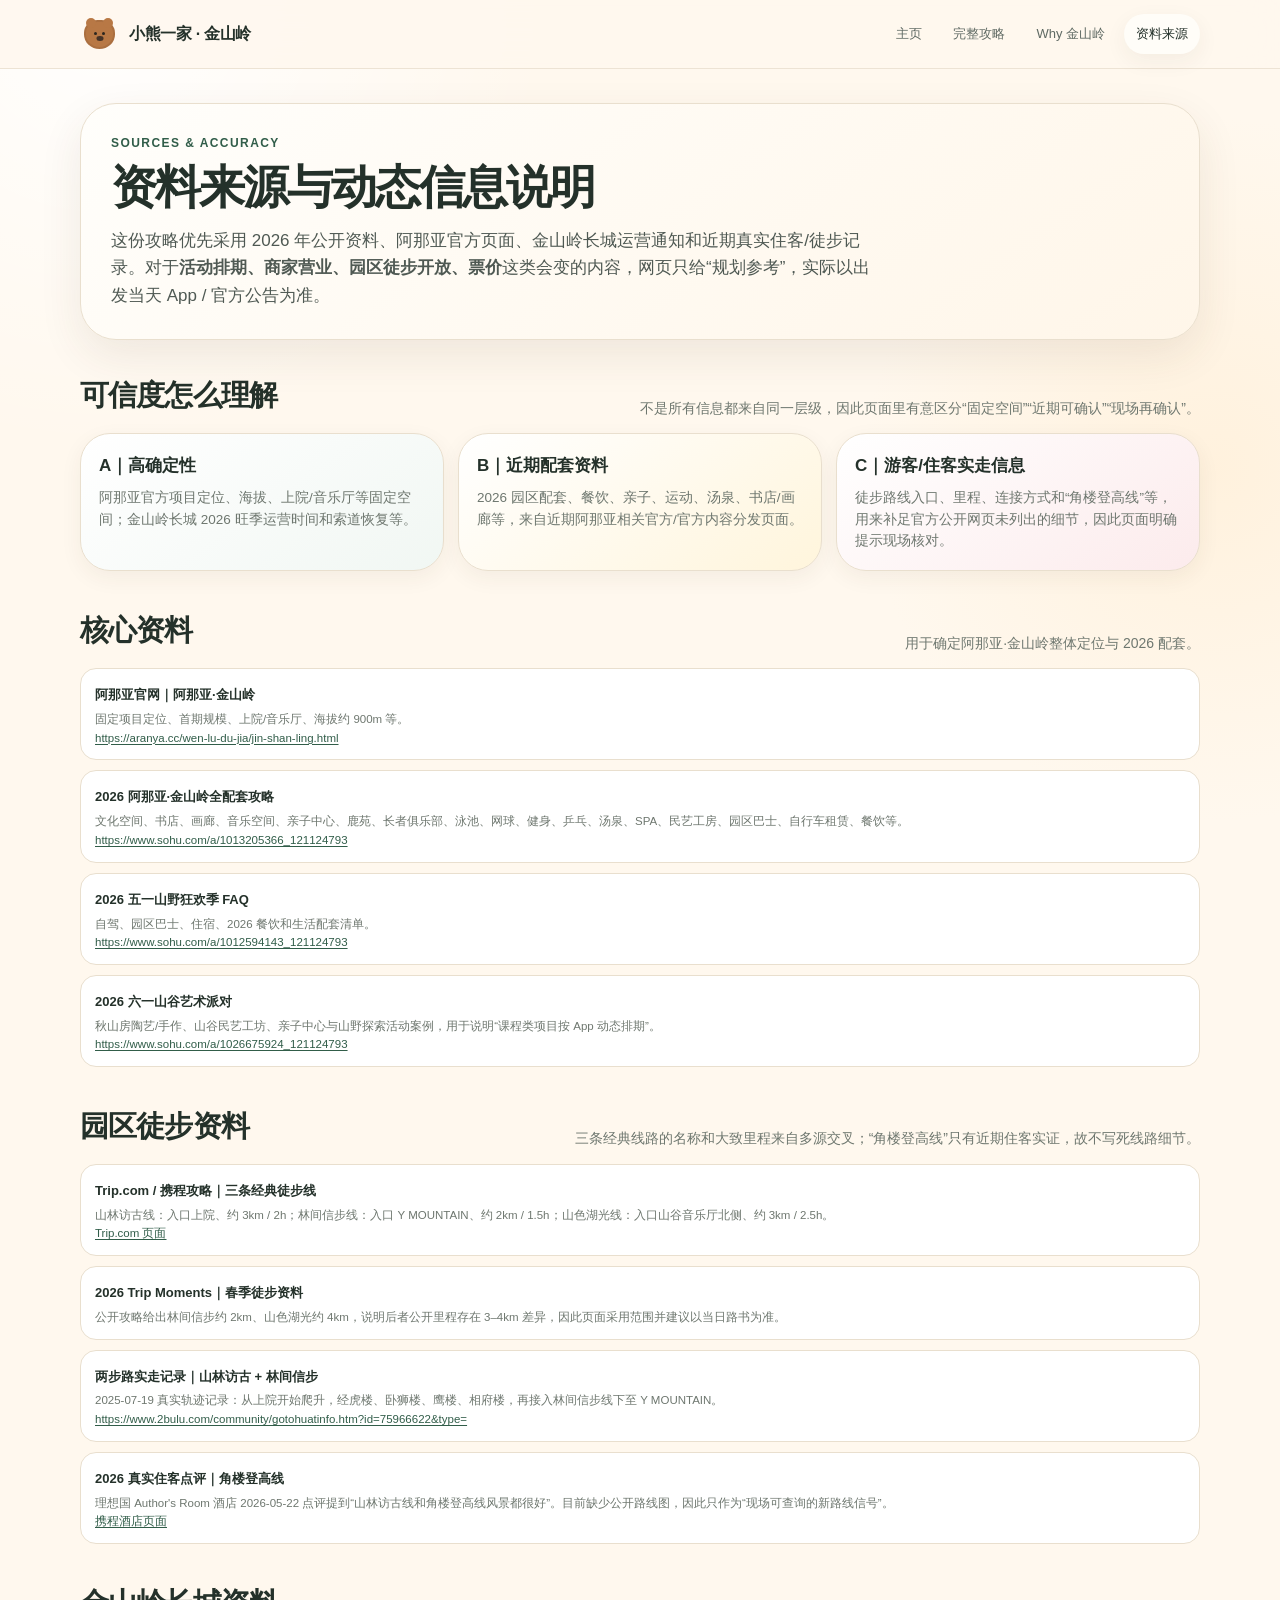
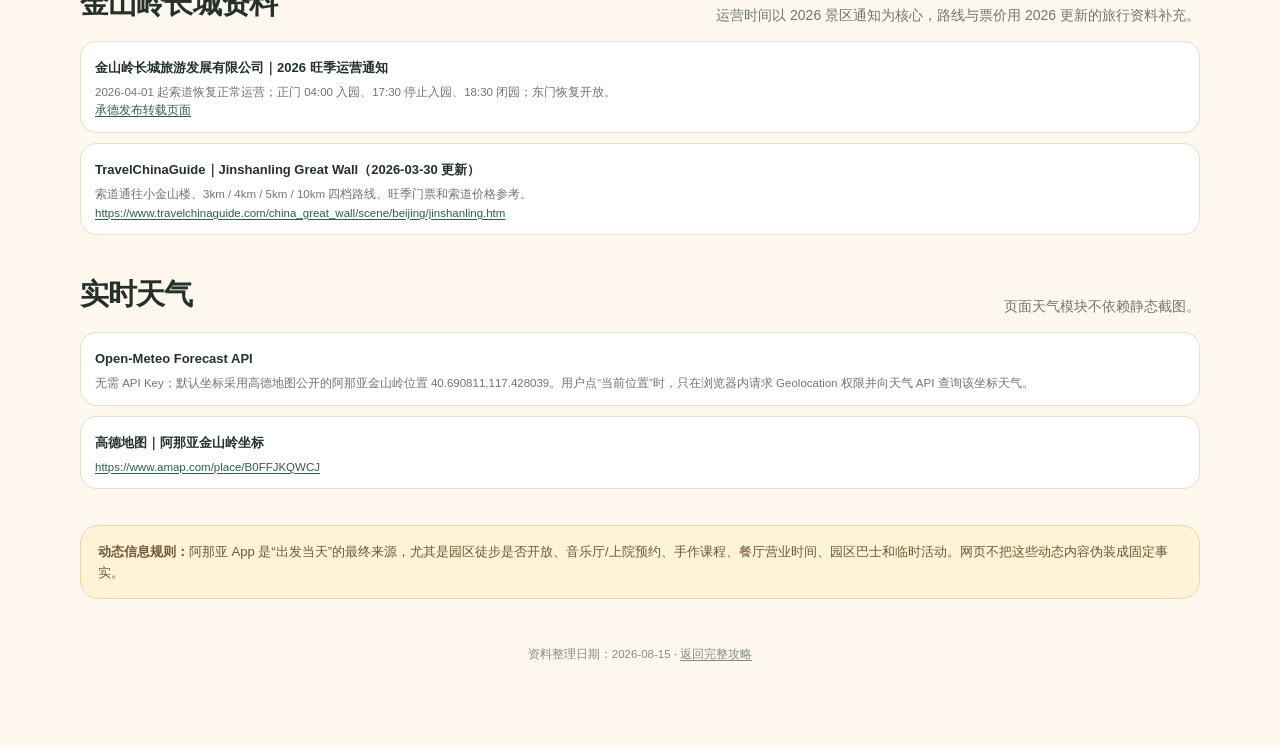
<file: sources.html>
<!doctype html>
<html lang="zh-CN"><head>
<meta charset="utf-8"><meta name="viewport" content="width=device-width, initial-scale=1, viewport-fit=cover"><meta name="theme-color" content="#fff8ee">
<title>资料来源｜小熊一家去金山岭</title><link rel="stylesheet" href="assets/style.css">
</head><body>
<header class="topbar"><div class="wrap inner"><a class="brand" href="index.html"><span class="brand-mark"><span class="head"><i class="eye e1"></i><i class="eye e2"></i><i class="nose"></i></span></span><span>小熊一家 · 金山岭</span></a><nav class="nav"><a href="index.html">主页</a><a href="guide.html">完整攻略</a><a href="why.html">Why 金山岭</a><a class="active" href="sources.html">资料来源</a></nav></div></header>
<main class="wrap">
<section class="hero"><div class="hero-card"><div class="kicker">Sources & Accuracy</div><h1>资料来源与动态信息说明</h1><p class="lead">这份攻略优先采用 2026 年公开资料、阿那亚官方页面、金山岭长城运营通知和近期真实住客/徒步记录。对于<strong>活动排期、商家营业、园区徒步开放、票价</strong>这类会变的内容，网页只给“规划参考”，实际以出发当天 App / 官方公告为准。</p></div></section>

<section><div class="section-head"><h2>可信度怎么理解</h2><p>不是所有信息都来自同一层级，因此页面里有意区分“固定空间”“近期可确认”“现场再确认”。</p></div><div class="grid-3">
<div class="card soft-green"><h3>A｜高确定性</h3><p>阿那亚官方项目定位、海拔、上院/音乐厅等固定空间；金山岭长城 2026 旺季运营时间和索道恢复等。</p></div>
<div class="card soft-sun"><h3>B｜近期配套资料</h3><p>2026 园区配套、餐饮、亲子、运动、汤泉、书店/画廊等，来自近期阿那亚相关官方/官方内容分发页面。</p></div>
<div class="card soft-rose"><h3>C｜游客/住客实走信息</h3><p>徒步路线入口、里程、连接方式和“角楼登高线”等，用来补足官方公开网页未列出的细节，因此页面明确提示现场核对。</p></div>
</div></section>

<section id="core"><div class="section-head"><h2>核心资料</h2><p>用于确定阿那亚·金山岭整体定位与 2026 配套。</p></div><div class="source-list">
<div class="source-item"><strong>阿那亚官网｜阿那亚·金山岭</strong><p>固定项目定位、首期规模、上院/音乐厅、海拔约 900m 等。<br><a href="https://aranya.cc/wen-lu-du-jia/jin-shan-ling.html" target="_blank" rel="noreferrer">https://aranya.cc/wen-lu-du-jia/jin-shan-ling.html</a></p></div>
<div class="source-item"><strong>2026 阿那亚·金山岭全配套攻略</strong><p>文化空间、书店、画廊、音乐空间、亲子中心、鹿苑、长者俱乐部、泳池、网球、健身、乒乓、汤泉、SPA、民艺工房、园区巴士、自行车租赁、餐饮等。<br><a href="https://www.sohu.com/a/1013205366_121124793" target="_blank" rel="noreferrer">https://www.sohu.com/a/1013205366_121124793</a></p></div>
<div class="source-item"><strong>2026 五一山野狂欢季 FAQ</strong><p>自驾、园区巴士、住宿、2026 餐饮和生活配套清单。<br><a href="https://www.sohu.com/a/1012594143_121124793" target="_blank" rel="noreferrer">https://www.sohu.com/a/1012594143_121124793</a></p></div>
<div class="source-item"><strong>2026 六一山谷艺术派对</strong><p>秋山房陶艺/手作、山谷民艺工坊、亲子中心与山野探索活动案例，用于说明“课程类项目按 App 动态排期”。<br><a href="https://www.sohu.com/a/1026675924_121124793" target="_blank" rel="noreferrer">https://www.sohu.com/a/1026675924_121124793</a></p></div>
</div></section>

<section id="hiking"><div class="section-head"><h2>园区徒步资料</h2><p>三条经典线路的名称和大致里程来自多源交叉；“角楼登高线”只有近期住客实证，故不写死线路细节。</p></div><div class="source-list">
<div class="source-item"><strong>Trip.com / 携程攻略｜三条经典徒步线</strong><p>山林访古线：入口上院、约 3km / 2h；林间信步线：入口 Y MOUNTAIN、约 2km / 1.5h；山色湖光线：入口山谷音乐厅北侧、约 3km / 2.5h。<br><a href="https://www.trip.com/travel-guide/attraction/luanping/city-143237856?scene=gsDestination" target="_blank" rel="noreferrer">Trip.com 页面</a></p></div>
<div class="source-item"><strong>2026 Trip Moments｜春季徒步资料</strong><p>公开攻略给出林间信步约 2km、山色湖光约 4km，说明后者公开里程存在 3–4km 差异，因此页面采用范围并建议以当日路书为准。</p></div>
<div class="source-item"><strong>两步路实走记录｜山林访古 + 林间信步</strong><p>2025-07-19 真实轨迹记录：从上院开始爬升，经虎楼、卧狮楼、鹰楼、相府楼，再接入林间信步线下至 Y MOUNTAIN。<br><a href="https://www.2bulu.com/community/gotohuatinfo.htm?id=75966622&type=" target="_blank" rel="noreferrer">https://www.2bulu.com/community/gotohuatinfo.htm?id=75966622&type=</a></p></div>
<div class="source-item"><strong>2026 真实住客点评｜角楼登高线</strong><p>理想国 Author's Room 酒店 2026-05-22 点评提到“山林访古线和角楼登高线风景都很好”。目前缺少公开路线图，因此只作为“现场可查询的新路线信号”。<br><a href="https://hotels.ctrip.com/hotels/132715440.html" target="_blank" rel="noreferrer">携程酒店页面</a></p></div>
</div></section>

<section id="greatwall"><div class="section-head"><h2>金山岭长城资料</h2><p>运营时间以 2026 景区通知为核心，路线与票价用 2026 更新的旅行资料补充。</p></div><div class="source-list">
<div class="source-item"><strong>金山岭长城旅游发展有限公司｜2026 旺季运营通知</strong><p>2026-04-01 起索道恢复正常运营；正门 04:00 入园、17:30 停止入园、18:30 闭园；东门恢复开放。<br><a href="https://finance.sina.com.cn/jjxw/2026-04-01/doc-inhsyskz8529136.shtml" target="_blank" rel="noreferrer">承德发布转载页面</a></p></div>
<div class="source-item"><strong>TravelChinaGuide｜Jinshanling Great Wall（2026-03-30 更新）</strong><p>索道通往小金山楼、3km / 4km / 5km / 10km 四档路线、旺季门票和索道价格参考。<br><a href="https://www.travelchinaguide.com/china_great_wall/scene/beijing/jinshanling.htm" target="_blank" rel="noreferrer">https://www.travelchinaguide.com/china_great_wall/scene/beijing/jinshanling.htm</a></p></div>
</div></section>

<section><div class="section-head"><h2>实时天气</h2><p>页面天气模块不依赖静态截图。</p></div><div class="source-list"><div class="source-item"><strong>Open‑Meteo Forecast API</strong><p>无需 API Key；默认坐标采用高德地图公开的阿那亚金山岭位置 40.690811,117.428039。用户点“当前位置”时，只在浏览器内请求 Geolocation 权限并向天气 API 查询该坐标天气。</p></div><div class="source-item"><strong>高德地图｜阿那亚金山岭坐标</strong><p><a href="https://www.amap.com/place/B0FFJKQWCJ" target="_blank" rel="noreferrer">https://www.amap.com/place/B0FFJKQWCJ</a></p></div></div></section>

<section><div class="banner"><strong>动态信息规则：</strong>阿那亚 App 是“出发当天”的最终来源，尤其是园区徒步是否开放、音乐厅/上院预约、手作课程、餐厅营业时间、园区巴士和临时活动。网页不把这些动态内容伪装成固定事实。</div></section>
<div class="footer">资料整理日期：2026-08-15 · <a href="guide.html">返回完整攻略</a></div>
</main>
<nav class="mobile-nav"><a href="index.html"><span>⌂</span><span>主页</span></a><a href="guide.html#itinerary"><span>日</span><span>行程</span></a><a href="guide.html#hiking"><span>山</span><span>徒步</span></a><a href="guide.html#activities"><span>玩</span><span>活动</span></a><a href="guide.html#weather"><span>☁</span><span>天气</span></a></nav>
</body></html>
</file>
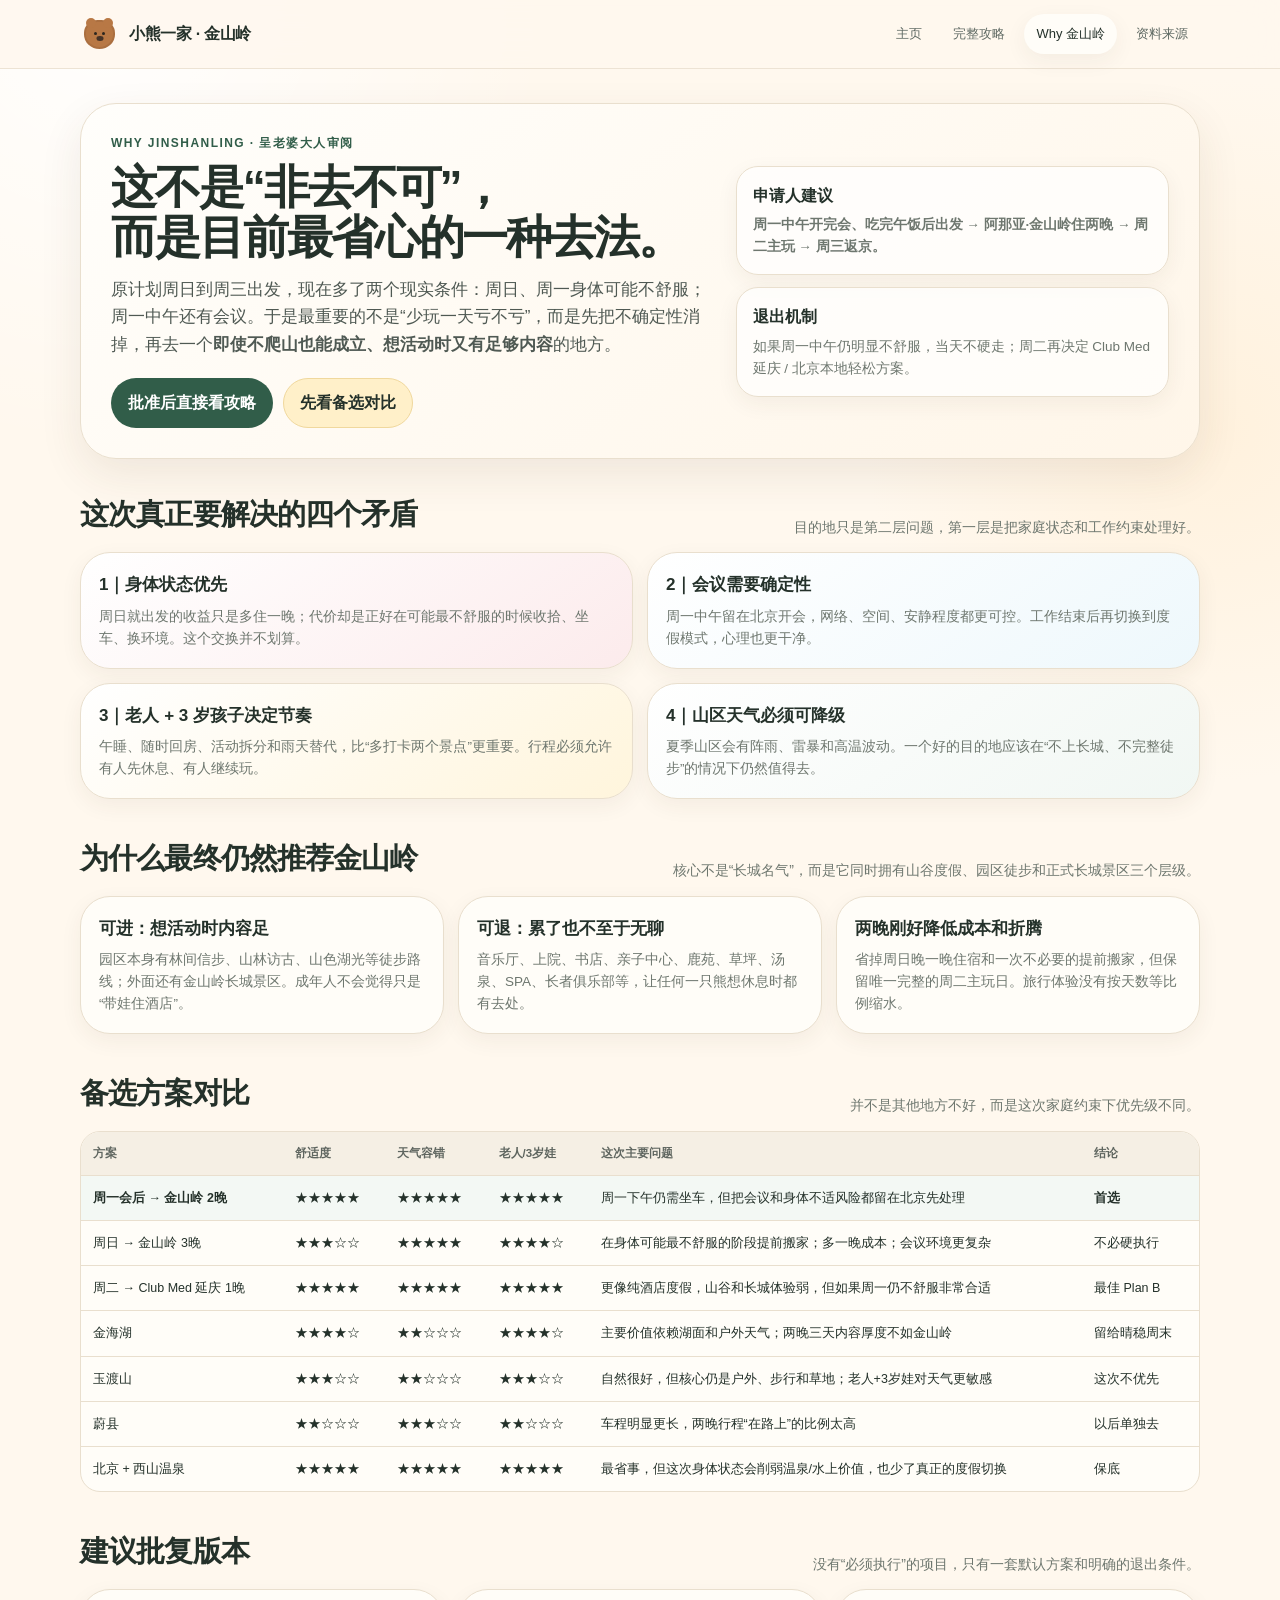
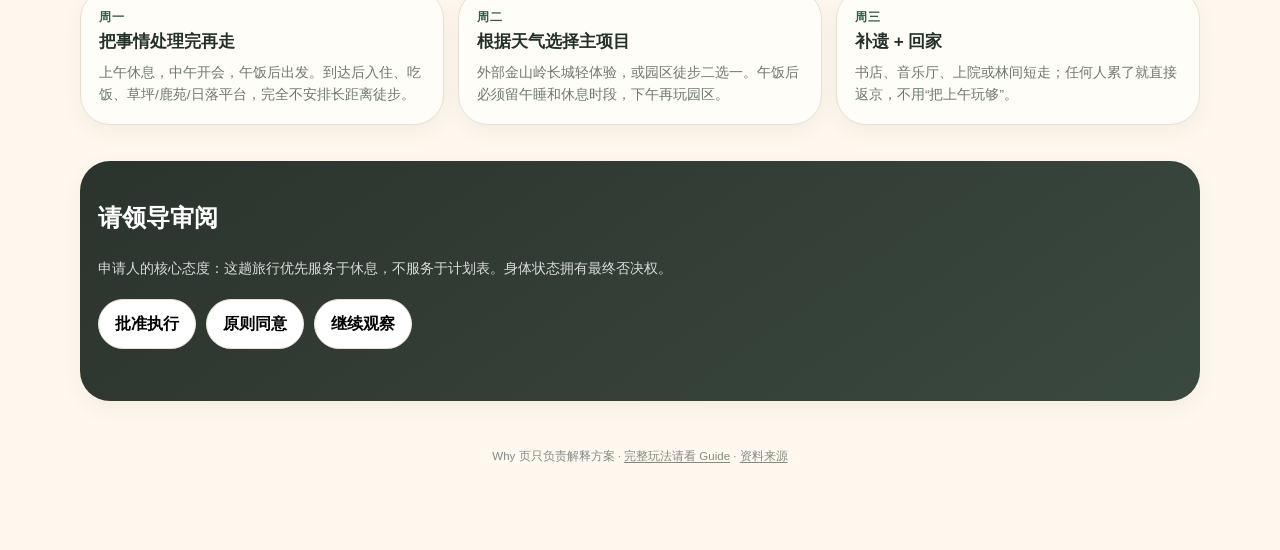
<file: why.html>
<!doctype html>
<html lang="zh-CN"><head>
<meta charset="utf-8"><meta name="viewport" content="width=device-width, initial-scale=1, viewport-fit=cover"><meta name="theme-color" content="#fff8ee">
<title>Why 金山岭｜给老婆大人看的旅行说明</title><link rel="stylesheet" href="assets/style.css"><script defer src="assets/app.js"></script>
</head><body>
<header class="topbar"><div class="wrap inner"><a class="brand" href="index.html"><span class="brand-mark"><span class="head"><i class="eye e1"></i><i class="eye e2"></i><i class="nose"></i></span></span><span>小熊一家 · 金山岭</span></a><nav class="nav"><a href="index.html">主页</a><a href="guide.html">完整攻略</a><a class="active" href="why.html">Why 金山岭</a><a href="sources.html">资料来源</a></nav></div></header>
<main class="wrap">
<section class="hero"><div class="hero-card"><div class="hero-grid">
<div><div class="kicker">Why Jinshanling · 呈老婆大人审阅</div><h1>这不是“非去不可”，<br>而是目前最省心的一种去法。</h1><p class="lead">原计划周日到周三出发，现在多了两个现实条件：周日、周一身体可能不舒服；周一中午还有会议。于是最重要的不是“少玩一天亏不亏”，而是先把不确定性消掉，再去一个<strong>即使不爬山也能成立、想活动时又有足够内容</strong>的地方。</p><div class="hero-actions"><a class="btn primary" href="guide.html">批准后直接看攻略</a><a class="btn sun" href="#compare">先看备选对比</a></div></div>
<div class="hero-note"><div class="note-card"><h3>申请人建议</h3><p><strong>周一中午开完会、吃完午饭后出发 → 阿那亚·金山岭住两晚 → 周二主玩 → 周三返京。</strong></p></div><div class="note-card"><h3>退出机制</h3><p>如果周一中午仍明显不舒服，当天不硬走；周二再决定 Club Med 延庆 / 北京本地轻松方案。</p></div></div>
</div></div></section>

<section><div class="section-head"><h2>这次真正要解决的四个矛盾</h2><p>目的地只是第二层问题，第一层是把家庭状态和工作约束处理好。</p></div><div class="grid-2">
<div class="card soft-rose"><h3>1｜身体状态优先</h3><p>周日就出发的收益只是多住一晚；代价却是正好在可能最不舒服的时候收拾、坐车、换环境。这个交换并不划算。</p></div>
<div class="card soft-sky"><h3>2｜会议需要确定性</h3><p>周一中午留在北京开会，网络、空间、安静程度都更可控。工作结束后再切换到度假模式，心理也更干净。</p></div>
<div class="card soft-sun"><h3>3｜老人 + 3 岁孩子决定节奏</h3><p>午睡、随时回房、活动拆分和雨天替代，比“多打卡两个景点”更重要。行程必须允许有人先休息、有人继续玩。</p></div>
<div class="card soft-green"><h3>4｜山区天气必须可降级</h3><p>夏季山区会有阵雨、雷暴和高温波动。一个好的目的地应该在“不上长城、不完整徒步”的情况下仍然值得去。</p></div>
</div></section>

<section><div class="section-head"><h2>为什么最终仍然推荐金山岭</h2><p>核心不是“长城名气”，而是它同时拥有山谷度假、园区徒步和正式长城景区三个层级。</p></div><div class="grid-3">
<div class="card"><h3>可进：想活动时内容足</h3><p>园区本身有林间信步、山林访古、山色湖光等徒步路线；外面还有金山岭长城景区。成年人不会觉得只是“带娃住酒店”。</p></div>
<div class="card"><h3>可退：累了也不至于无聊</h3><p>音乐厅、上院、书店、亲子中心、鹿苑、草坪、汤泉、SPA、长者俱乐部等，让任何一只熊想休息时都有去处。</p></div>
<div class="card"><h3>两晚刚好降低成本和折腾</h3><p>省掉周日晚一晚住宿和一次不必要的提前搬家，但保留唯一完整的周二主玩日。旅行体验没有按天数等比例缩水。</p></div>
</div></section>

<section id="compare"><div class="section-head"><h2>备选方案对比</h2><p>并不是其他地方不好，而是这次家庭约束下优先级不同。</p></div><div class="table-scroll"><table><thead><tr><th>方案</th><th>舒适度</th><th>天气容错</th><th>老人/3岁娃</th><th>这次主要问题</th><th>结论</th></tr></thead><tbody>
<tr class="best"><td><strong>周一会后 → 金山岭 2晚</strong></td><td>★★★★★</td><td>★★★★★</td><td>★★★★★</td><td>周一下午仍需坐车，但把会议和身体不适风险都留在北京先处理</td><td><strong>首选</strong></td></tr>
<tr><td>周日 → 金山岭 3晚</td><td>★★★☆☆</td><td>★★★★★</td><td>★★★★☆</td><td>在身体可能最不舒服的阶段提前搬家；多一晚成本；会议环境更复杂</td><td>不必硬执行</td></tr>
<tr><td>周二 → Club Med 延庆 1晚</td><td>★★★★★</td><td>★★★★★</td><td>★★★★★</td><td>更像纯酒店度假，山谷和长城体验弱，但如果周一仍不舒服非常合适</td><td>最佳 Plan B</td></tr>
<tr><td>金海湖</td><td>★★★★☆</td><td>★★☆☆☆</td><td>★★★★☆</td><td>主要价值依赖湖面和户外天气；两晚三天内容厚度不如金山岭</td><td>留给晴稳周末</td></tr>
<tr><td>玉渡山</td><td>★★★☆☆</td><td>★★☆☆☆</td><td>★★★☆☆</td><td>自然很好，但核心仍是户外、步行和草地；老人+3岁娃对天气更敏感</td><td>这次不优先</td></tr>
<tr><td>蔚县</td><td>★★☆☆☆</td><td>★★★☆☆</td><td>★★☆☆☆</td><td>车程明显更长，两晚行程“在路上”的比例太高</td><td>以后单独去</td></tr>
<tr><td>北京 + 西山温泉</td><td>★★★★★</td><td>★★★★★</td><td>★★★★★</td><td>最省事，但这次身体状态会削弱温泉/水上价值，也少了真正的度假切换</td><td>保底</td></tr>
</tbody></table></div></section>

<section><div class="section-head"><h2>建议批复版本</h2><p>没有“必须执行”的项目，只有一套默认方案和明确的退出条件。</p></div><div class="grid-3">
<div class="card"><div class="kicker">周一</div><h3>把事情处理完再走</h3><p>上午休息，中午开会，午饭后出发。到达后入住、吃饭、草坪/鹿苑/日落平台，完全不安排长距离徒步。</p></div>
<div class="card"><div class="kicker">周二</div><h3>根据天气选择主项目</h3><p>外部金山岭长城轻体验，或园区徒步二选一。午饭后必须留午睡和休息时段，下午再玩园区。</p></div>
<div class="card"><div class="kicker">周三</div><h3>补遗 + 回家</h3><p>书店、音乐厅、上院或林间短走；任何人累了就直接返京，不用“把上午玩够”。</p></div>
</div></section>

<section><div class="card approval"><h2>请领导审阅</h2><p>申请人的核心态度：这趟旅行优先服务于休息，不服务于计划表。身体状态拥有最终否决权。</p><div class="hero-actions"><button class="btn" onclick="approve('批准：周一会后出发，按两晚方案执行。')">批准执行</button><button class="btn" onclick="approve('原则同意：周一中午看身体状态再决定。')">原则同意</button><button class="btn" onclick="approve('继续观察：先不承诺出发时间。')">继续观察</button></div><div class="approval-result" id="approvalResult"></div></div></section>

<div class="footer">Why 页只负责解释方案 · <a href="guide.html">完整玩法请看 Guide</a> · <a href="sources.html">资料来源</a></div>
</main>
<nav class="mobile-nav"><a href="index.html"><span>⌂</span><span>主页</span></a><a href="guide.html#itinerary"><span>日</span><span>行程</span></a><a href="guide.html#hiking"><span>山</span><span>徒步</span></a><a href="guide.html#activities"><span>玩</span><span>活动</span></a><a href="guide.html#weather"><span>☁</span><span>天气</span></a></nav>
</body></html>
</file>
<file: assets/style.css>
:root{
  --bg:#fff8ee;
  --paper:#fffdf8;
  --ink:#24312a;
  --muted:#6e776f;
  --line:#e9dfce;
  --forest:#315d49;
  --forest-soft:#e8f1eb;
  --moss:#8da77d;
  --sun:#f3b659;
  --sun-soft:#fff0c9;
  --rose:#d98086;
  --rose-soft:#fbe7e7;
  --sky:#6ea3c4;
  --sky-soft:#e7f3f9;
  --plum:#74647e;
  --plum-soft:#eee8f2;
  --bear:#b87845;
  --bear-dark:#795037;
  --bear-light:#d9a26d;
  --cream:#f7d8a6;
  --shadow:0 16px 44px rgba(73,55,35,.09);
  --shadow-sm:0 7px 22px rgba(73,55,35,.06);
  --r-xl:30px;
  --r-lg:22px;
  --r-md:16px;
  --max:1120px;
}
*{box-sizing:border-box}
html{scroll-behavior:smooth;scroll-padding-top:92px}
body{margin:0;background:
  radial-gradient(circle at 8% 0%,rgba(255,255,255,.95),transparent 28rem),
  radial-gradient(circle at 95% 20%,rgba(255,232,198,.42),transparent 22rem),
  var(--bg);color:var(--ink);font-family:-apple-system,BlinkMacSystemFont,"Segoe UI","PingFang SC","Hiragino Sans GB","Microsoft YaHei",sans-serif;line-height:1.62;-webkit-font-smoothing:antialiased}
a{color:inherit;text-decoration:none}
button,input{font:inherit}
.wrap{width:min(var(--max),calc(100% - 28px));margin:auto}
.muted{color:var(--muted)}
.small{font-size:12px}
.strong{font-weight:800}
.kicker{font-size:12px;font-weight:850;letter-spacing:.12em;color:var(--forest);text-transform:uppercase}
.topbar{position:sticky;top:0;z-index:50;background:rgba(255,248,238,.88);backdrop-filter:blur(18px);border-bottom:1px solid rgba(233,223,206,.82)}
.topbar .inner{min-height:68px;display:flex;align-items:center;justify-content:space-between;gap:18px}
.brand{display:flex;align-items:center;gap:10px;font-weight:850;letter-spacing:-.02em}
.brand-mark{width:39px;height:39px;position:relative;display:grid;place-items:center}
.brand-mark .head{width:31px;height:29px;border-radius:46% 46% 52% 52%;background:var(--bear);position:relative;border:2px solid rgba(75,48,31,.12)}
.brand-mark .head:before,.brand-mark .head:after{content:"";position:absolute;top:-4px;width:10px;height:10px;border-radius:50%;background:var(--bear)}
.brand-mark .head:before{left:0}.brand-mark .head:after{right:0}
.brand-mark .eye{position:absolute;top:10px;width:3px;height:3px;border-radius:50%;background:#2b261f}.brand-mark .eye.e1{left:8px}.brand-mark .eye.e2{right:8px}
.brand-mark .nose{position:absolute;width:7px;height:5px;border-radius:55% 55% 60% 60%;background:#463327;left:50%;top:14px;transform:translateX(-50%)}
.nav{display:flex;gap:7px;align-items:center;flex-wrap:wrap}.nav a{padding:9px 12px;border-radius:999px;font-size:13px;color:#5f6a63}.nav a:hover,.nav a.active{background:var(--paper);box-shadow:var(--shadow-sm);color:var(--ink)}
.hero{padding:34px 0 14px}.hero-card{position:relative;overflow:hidden;border:1px solid var(--line);border-radius:36px;background:linear-gradient(145deg,#fffefb,#fff6e9);box-shadow:var(--shadow);padding:30px}
.hero-grid{display:grid;grid-template-columns:minmax(0,1.16fr) minmax(280px,.84fr);gap:26px;align-items:center}
h1{font-size:46px;line-height:1.07;letter-spacing:-.045em;margin:10px 0 14px}.lead{font-size:17px;color:#4f5953;max-width:760px;margin:0}
.hero-actions{display:flex;flex-wrap:wrap;gap:10px;margin-top:20px}.btn{border:1px solid var(--line);background:#fff;border-radius:999px;padding:11px 16px;font-weight:800;display:inline-flex;gap:8px;align-items:center;justify-content:center;cursor:pointer}.btn.primary{background:var(--forest);color:#fff;border-color:transparent}.btn.sun{background:var(--sun-soft);border-color:#f0d89d}.btn.ghost{background:rgba(255,255,255,.58)}
.hero-note{display:grid;gap:12px}.note-card{background:rgba(255,255,255,.72);border:1px solid var(--line);border-radius:22px;padding:16px;box-shadow:var(--shadow-sm)}.note-card h3{margin:0 0 6px;font-size:16px}.note-card p{margin:0;color:var(--muted);font-size:13.5px}
.family-stage{height:230px;position:relative;background:linear-gradient(180deg,var(--sky-soft),#f7efd7 66%,#e9ddbd 66%,#efe7cf);border:1px solid var(--line);border-radius:28px;overflow:hidden}
.family-stage:before{content:"";position:absolute;left:-12px;right:-12px;bottom:68px;height:56px;background:linear-gradient(160deg,transparent 8%,#89a17c 8% 26%,transparent 26% 32%,#6d8d69 32% 48%,transparent 48% 54%,#8aa17b 54% 72%,transparent 72%);opacity:.48}
.family-stage:after{content:"";position:absolute;right:18px;top:22px;width:46px;height:46px;background:var(--sun);border-radius:50%;box-shadow:0 0 0 10px rgba(243,182,89,.12)}
.family{position:absolute;left:50%;bottom:20px;transform:translateX(-50%);width:330px;height:150px}
.bear{position:absolute;bottom:0;width:84px;height:112px;--fur:var(--bear);--muzzle:var(--cream);z-index:2}.bear .body{position:absolute;left:8px;bottom:0;width:68px;height:70px;border-radius:46% 46% 42% 42%;background:var(--fur);box-shadow:inset 0 -5px 0 rgba(85,53,29,.06)}.bear .head{position:absolute;left:7px;top:4px;width:70px;height:62px;border-radius:48% 48% 44% 44%;background:var(--fur);box-shadow:inset 0 -4px 0 rgba(85,53,29,.05)}.bear .head:before,.bear .head:after{content:"";position:absolute;top:-5px;width:22px;height:22px;border-radius:50%;background:var(--fur);box-shadow:inset 0 0 0 5px rgba(73,49,31,.08)}.bear .head:before{left:3px}.bear .head:after{right:3px}.bear .muzzle{position:absolute;left:50%;top:29px;transform:translateX(-50%);width:30px;height:22px;border-radius:50%;background:var(--muzzle)}.bear .nose{position:absolute;left:50%;top:29px;transform:translateX(-50%);width:9px;height:7px;border-radius:50% 50% 58% 58%;background:#3b2d24;z-index:3}.bear .nose:after{content:"";position:absolute;left:50%;top:6px;transform:translateX(-50%);width:10px;height:6px;border-bottom:2px solid #3b2d24;border-radius:0 0 8px 8px}.bear .eye{position:absolute;top:23px;width:5px;height:5px;background:#2c2823;border-radius:50%;z-index:4}.bear .eye.left{left:21px}.bear .eye.right{right:21px}.bear .arm{position:absolute;width:20px;height:48px;background:var(--fur);border-radius:18px;top:56px}.bear .arm.left{left:2px;transform:rotate(18deg)}.bear .arm.right{right:2px;transform:rotate(-18deg)}.bear .belly{position:absolute;left:50%;bottom:10px;transform:translateX(-50%);width:39px;height:43px;border-radius:50%;background:rgba(255,244,219,.45)}
.bear.dad{left:25px;--fur:#aa7044}.bear.mom{left:108px;--fur:#c2835e}.bear.baby{left:185px;width:68px;height:88px;--fur:#d4a057;transform:scale(.85);transform-origin:bottom}.bear.grandma{left:234px;width:98px;height:132px;--fur:#76513e;transform:scale(1.08);transform-origin:bottom}
.bear.dad .camera{position:absolute;left:23px;top:66px;width:30px;height:20px;background:#33433d;border-radius:5px;z-index:8;border:2px solid #26332e}.bear.dad .camera:before{content:"";position:absolute;left:9px;top:3px;width:8px;height:8px;border-radius:50%;border:2px solid #d6e1dc}.bear.dad .camera:after{content:"";position:absolute;left:6px;top:-17px;width:18px;height:18px;border-left:2px solid #35413c;border-right:2px solid #35413c;border-radius:50%}
.bear.mom .bow{position:absolute;right:4px;top:0;z-index:9;width:22px;height:13px}.bear.mom .bow:before,.bear.mom .bow:after{content:"";position:absolute;width:13px;height:10px;border-radius:50%;background:#e7a3a1;top:0}.bear.mom .bow:before{left:0;transform:rotate(25deg)}.bear.mom .bow:after{right:0;transform:rotate(-25deg)}
.bear.baby .cap{position:absolute;left:12px;top:0;width:49px;height:22px;border-radius:50% 50% 25% 25%;background:#5f8db2;z-index:8}.bear.baby .cap:after{content:"";position:absolute;right:-9px;bottom:0;width:20px;height:7px;border-radius:8px;background:#5f8db2}
.bear.grandma .glasses{position:absolute;top:21px;left:16px;width:50px;height:18px;z-index:9}.bear.grandma .glasses:before,.bear.grandma .glasses:after{content:"";position:absolute;width:17px;height:15px;border:2px solid #342b27;border-radius:50%;top:0}.bear.grandma .glasses:before{left:0}.bear.grandma .glasses:after{right:0}.bear.grandma .glasses i{position:absolute;left:22px;top:7px;width:7px;border-top:2px solid #342b27}.bear.grandma .stick{position:absolute;right:-7px;bottom:6px;width:5px;height:67px;background:#6e492c;border-radius:6px;transform:rotate(5deg);z-index:1}.bear.grandma .stick:before{content:"";position:absolute;left:-8px;top:-2px;width:14px;height:13px;border:4px solid #6e492c;border-left-color:transparent;border-bottom-color:transparent;border-radius:50%;transform:rotate(-28deg)}
.family-labels{display:flex;gap:7px;flex-wrap:wrap;margin-top:10px}.family-label{font-size:11px;padding:6px 9px;border-radius:999px;border:1px solid var(--line);background:#fff;color:#59645d}
section{padding:18px 0}.section-head{display:flex;align-items:end;justify-content:space-between;gap:18px;margin-bottom:14px}.section-head h2{font-size:29px;margin:0;letter-spacing:-.03em}.section-head p{margin:0;color:var(--muted);font-size:14px;max-width:680px}
.grid-2{display:grid;grid-template-columns:repeat(2,minmax(0,1fr));gap:14px}.grid-3{display:grid;grid-template-columns:repeat(3,minmax(0,1fr));gap:14px}.grid-4{display:grid;grid-template-columns:repeat(4,minmax(0,1fr));gap:12px}
.card{background:var(--paper);border:1px solid var(--line);border-radius:var(--r-xl);padding:18px;box-shadow:var(--shadow-sm)}.card h3{font-size:17px;margin:0 0 7px}.card h4{font-size:15px;margin:0 0 6px}.card p{font-size:13.5px;color:var(--muted);margin:0}.card.soft-green{background:linear-gradient(145deg,#fff,#f1f7f3)}.card.soft-sun{background:linear-gradient(145deg,#fff,#fff5dc)}.card.soft-rose{background:linear-gradient(145deg,#fff,#fcebec)}.card.soft-sky{background:linear-gradient(145deg,#fff,#eef8fc)}
.stat-grid{display:grid;grid-template-columns:repeat(4,1fr);gap:10px}.stat{background:var(--paper);border:1px solid var(--line);border-radius:20px;padding:14px;text-align:center;box-shadow:var(--shadow-sm)}.stat strong{display:block;font-size:24px;letter-spacing:-.03em}.stat span{font-size:12px;color:var(--muted)}
.tag-row,.badges{display:flex;flex-wrap:wrap;gap:7px;margin-top:11px}.tag,.badge{font-size:11.5px;padding:6px 9px;border-radius:999px;background:var(--forest-soft);color:var(--forest);font-weight:750}.badge.sun{background:var(--sun-soft);color:#916020}.badge.rose{background:var(--rose-soft);color:#9a565b}.badge.sky{background:var(--sky-soft);color:#486f89}.badge.plum{background:var(--plum-soft);color:#665773}
.quicknav{display:flex;gap:10px;overflow:auto;padding:2px 0 5px}.quicknav a{flex:0 0 145px;background:var(--paper);border:1px solid var(--line);border-radius:18px;padding:13px;box-shadow:var(--shadow-sm)}.quicknav small{display:block;font-weight:850;color:var(--forest);margin-bottom:3px}.quicknav strong{display:block;font-size:14px}.quicknav span{display:block;color:var(--muted);font-size:11.5px;margin-top:3px}
.banner{padding:15px 17px;border-radius:18px;border:1px solid #efd7a4;background:#fff3d7;color:#705735;font-size:13px}.banner.green{background:var(--forest-soft);border-color:#cfe0d5;color:#355745}.banner.red{background:#fcecec;border-color:#efd2d4;color:#7c4c50}
.dual-place{display:grid;grid-template-columns:1fr auto 1fr;gap:14px;align-items:stretch}.versus{display:grid;place-items:center;color:#9b7d59;font-weight:900;font-size:12px}.place-card{padding:18px;border-radius:26px;border:1px solid var(--line);background:var(--paper);box-shadow:var(--shadow-sm)}.place-card h3{margin:0 0 7px}.place-card p{margin:0;color:var(--muted);font-size:13px}
.weather-card{background:linear-gradient(145deg,#27493a,#3f7058);color:#fff;border:none}.weather-card h3,.weather-card p{color:#fff}.weather-card p{opacity:.86}.weather-row{display:flex;gap:10px;overflow:auto;margin-top:10px}.weather-day{flex:0 0 145px;padding:12px;border-radius:18px;border:1px solid rgba(255,255,255,.17);background:rgba(255,255,255,.10)}.weather-day b{display:block;font-size:13px}.weather-day .temp{font-size:20px;font-weight:850;margin:4px 0}.weather-day small{opacity:.82}.weather-actions{display:flex;gap:8px;flex-wrap:wrap;margin-top:14px}.weather-actions .btn{background:#fff;color:#294d3d;border:none}
.toolbar{display:flex;gap:8px;flex-wrap:wrap;margin-bottom:12px}.filter-btn{border:1px solid var(--line);background:#fff;border-radius:999px;padding:8px 12px;font-size:12px;font-weight:800;cursor:pointer}.filter-btn.active{background:var(--forest);border-color:var(--forest);color:#fff}
.route-grid,.activity-grid{display:grid;grid-template-columns:repeat(2,minmax(0,1fr));gap:12px}.route-card,.activity{background:var(--paper);border:1px solid var(--line);border-radius:24px;padding:17px;box-shadow:var(--shadow-sm)}.route-card .route-top{display:flex;justify-content:space-between;gap:10px;align-items:flex-start}.route-card h3,.activity h4{margin:0 0 6px}.route-card p,.activity p{margin:0;color:var(--muted);font-size:13px}.rating{font-size:12px;font-weight:850;color:var(--forest);white-space:nowrap}.route-meta{display:grid;grid-template-columns:repeat(3,1fr);gap:7px;margin-top:11px}.route-meta div{background:#f8f4eb;border-radius:13px;padding:8px}.route-meta b{display:block;font-size:11px;color:#7d725f}.route-meta span{display:block;font-size:12px;margin-top:1px}.route-card.recommended{border-color:#bad0c0;background:linear-gradient(145deg,#fff,#f2f8f4)}.route-card.caution{border-color:#edd4a8;background:linear-gradient(145deg,#fff,#fff7e7)}
.table-scroll{overflow:auto;border:1px solid var(--line);border-radius:20px;background:var(--paper)}table{width:100%;border-collapse:collapse;min-width:760px;font-size:12.5px}th,td{text-align:left;vertical-align:top;padding:12px;border-bottom:1px solid var(--line)}th{background:#f5efe4;color:#5e655f;font-size:11.5px}tr:last-child td{border-bottom:0}tr.best td{background:#f3f8f4}
.timeline{display:grid;gap:10px}.t-row{display:grid;grid-template-columns:84px 1fr;gap:12px}.t-time{font-size:12px;color:var(--muted);padding-top:4px}.t-box{background:#fff;border:1px solid var(--line);border-radius:18px;padding:13px}.t-box strong{font-size:14px}.t-box p{font-size:12.5px;color:var(--muted);margin:4px 0 0}
.list{list-style:none;padding:0;margin:0;display:grid;gap:0}.list li{display:flex;gap:10px;align-items:flex-start;padding:10px 0;border-bottom:1px dashed var(--line)}.list li:last-child{border-bottom:0}.dot{width:24px;height:24px;border-radius:50%;background:var(--forest-soft);color:var(--forest);display:grid;place-items:center;flex:0 0 auto;font-size:11px;font-weight:900}.list b{font-size:13.5px}.list span{font-size:12.5px;color:var(--muted)}
details{border:1px solid var(--line);border-radius:18px;background:var(--paper);padding:13px 15px;margin:9px 0;box-shadow:var(--shadow-sm)}summary{font-size:13.5px;font-weight:800;cursor:pointer}details p,details ul{font-size:12.5px;color:var(--muted)}
.itinerary-tabs{display:flex;gap:8px;flex-wrap:wrap}.tab-btn{border:1px solid var(--line);background:#fff;border-radius:999px;padding:9px 13px;font-weight:800;font-size:12.5px;cursor:pointer}.tab-btn.active{background:var(--forest);color:#fff;border-color:transparent}.hidden{display:none!important}
.checklist{display:grid;gap:8px}.check-item{display:flex;align-items:flex-start;gap:10px;padding:11px 12px;border:1px solid var(--line);background:#fff;border-radius:15px}.check-item input{margin-top:3px;accent-color:var(--forest)}.check-item label{font-size:13px;cursor:pointer}.check-item.done label{text-decoration:line-through;color:#9aa09b}
.approval{background:linear-gradient(145deg,#2b332d,#3a493f);color:#fff;border:0}.approval h2,.approval p{color:#fff}.approval p{opacity:.82}.approval-result{min-height:22px;margin-top:12px;font-size:13px;color:#e7eee8}
.source-list{display:grid;gap:10px}.source-item{padding:12px 14px;border-radius:16px;border:1px solid var(--line);background:#fff}.source-item strong{font-size:13px}.source-item p{margin:3px 0 0;font-size:11.5px;color:var(--muted);word-break:break-word}.source-item a{color:var(--forest);text-decoration:underline;text-decoration-thickness:1px;text-underline-offset:2px}
.footer{padding:28px 0 84px;color:#838b85;font-size:11.5px;text-align:center}.footer a{text-decoration:underline;text-underline-offset:2px}
.mobile-nav{display:none}
@media(max-width:900px){.hero-grid,.grid-3,.grid-4,.stat-grid{grid-template-columns:repeat(2,minmax(0,1fr))}.route-grid,.activity-grid{grid-template-columns:1fr 1fr}}
@media(max-width:720px){html{scroll-padding-top:78px}.wrap{width:min(100% - 20px,var(--max))}.topbar .inner{min-height:60px}.nav{display:none}.brand{font-size:14px}.hero{padding-top:18px}.hero-card{padding:20px;border-radius:28px}.hero-grid,.grid-2,.grid-3,.grid-4,.stat-grid,.route-grid,.activity-grid{grid-template-columns:1fr}.hero-grid{gap:16px}h1{font-size:32px}.lead{font-size:15px}.family-stage{height:210px}.family{transform:translateX(-50%) scale(.9);transform-origin:bottom}.section-head{display:block}.section-head h2{font-size:24px}.section-head p{margin-top:4px}.dual-place{grid-template-columns:1fr}.versus{height:20px}.t-row{grid-template-columns:68px 1fr}.route-meta{grid-template-columns:repeat(3,1fr)}.mobile-nav{position:fixed;left:10px;right:10px;bottom:10px;z-index:60;display:grid;grid-template-columns:repeat(5,1fr);background:rgba(34,48,40,.93);backdrop-filter:blur(16px);border:1px solid rgba(255,255,255,.12);border-radius:18px;padding:7px;box-shadow:0 18px 45px rgba(30,38,33,.26)}.mobile-nav a{display:flex;flex-direction:column;align-items:center;gap:2px;color:#e9eee9;font-size:10px;padding:5px 2px;border-radius:12px}.mobile-nav a span:first-child{font-size:16px;line-height:1}.footer{padding-bottom:100px}}
</file>
